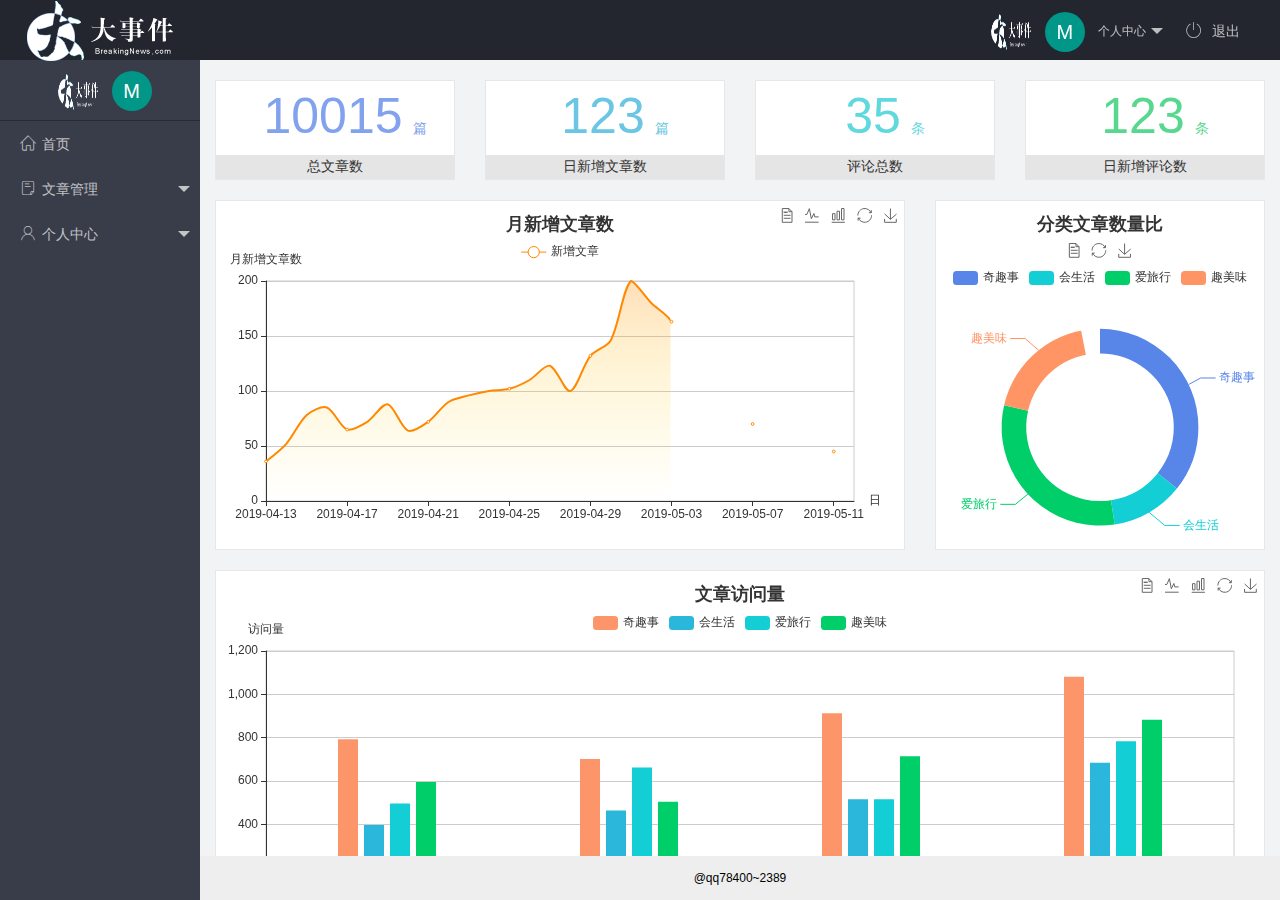
<file: index.html>
<!DOCTYPE html>
<html lang="en">
<head>
    <meta charset="UTF-8">
    <meta http-equiv="X-UA-Compatible" content="IE=edge">
    <meta name="viewport" content="width=device-width, initial-scale=1.0">
    <title>后台主页</title>
    
    <!-- 导入layui 中的css -->
    <link rel="stylesheet" href="./assets/lib/layui/css/layui.css">
    <!-- 导入阿里巴巴图标库 -->
    <link rel="stylesheet" href="./assets/fonts/iconfont.css">
    <!-- 导入标题图片 -->
    <link rel="shortcut icon" href="/assets/images/lgo.ico">
    <!-- 导入自己的css -->
    <link rel="stylesheet" href="/assets/css/index.css">
</head>
<body>
    <div class="layui-layout layui-layout-admin">
        <!-- 头部区域 -->
      <div class="layui-header">
        <div class="layui-logo">
            <img src="/assets/images/logo.png" alt="">
        </div>
        
        <ul class="layui-nav layui-layout-right">
          <li class="layui-nav-item layui-hide layui-show-md-inline-block">
            <a href="javascript:;" class="userinfo">
              <img src="/assets/images/logo.png" class="layui-nav-img">
              <span class="text-avatar">M</span>
              个人中心
            </a>
            <dl class="layui-nav-child">
              <dd><a href="/user/user_info.html" target="fm" >基本资料</a></dd>
              <dd><a href="/user/user_avatar.html" target="fm">更换头像</dd>
              <dd><a href="/user/user_pwd.html" target="fm">重置密码</a></dd>
            </dl>
          </li>
           
          <li class="layui-nav-item"lay-unselect>
            
            <a href="javascript:;" id="btnLogout">
                <span class="iconfont icon-tuichu"></span>
                退出
            </a>
          </li>
        </ul>
      </div>
      
      <div class="layui-side layui-bg-black">
        <div class="layui-side-scroll">
            <div class="userinfo">
                <img src="/assets/images/logo.png" class="layui-nav-img">
                <span class="text-avatar">M</span>
                <span id="welcome"></span>
            </div>
          <!-- 左侧导航区域（可配合layui已有的垂直导航） -->
          <ul class="layui-nav layui-nav-tree"  lay-shrink="all">
            <li class="layui-nav-item"><a href="/home/dashboard.html" target="fm"><span class="iconfont icon-home"></span>首页</a></li>
            <li class="layui-nav-item">
              <a class="" href="javascript:;"><span class="iconfont icon-16 "></span>文章管理</a>
              <dl class="layui-nav-child">
                <dd><a href="javascript:;"><i class="layui-icon layui-icon-app"></i> 文章类别</a></dd>
                <dd><a href="javascript:;"><i class="layui-icon layui-icon-app"></i>文章列表</a></dd>
                <dd><a href="javascript:;"><i class="layui-icon layui-icon-app"></i>发布文章</a></dd>
              </dl>
            </li>
            <li class="layui-nav-item">
              <a href="javascript:;"><span class="iconfont icon-user "></span>个人中心</a>
              <dl class="layui-nav-child">
                <dd><a href="/user/user_info.html" target="fm" ><i class="layui-icon layui-icon-app"></i>基本资料</a></dd>
                <dd><a href="/user/user_avatar.html" target="fm"><i class="layui-icon layui-icon-app"></i>更换头像</a></dd>
                <dd><a href="/user/user_pwd.html" target="fm"><i class="layui-icon layui-icon-app"></i>重置密码</a></dd>
              </dl>
            </li>
          </ul>
        </div>
      </div>
      
      <div class="layui-body">
        <!-- 内容主体区域 -->
        <iframe name="fm" src="/home/dashboard.html" frameborder="0"></iframe>
      </div>
      
      <div class="layui-footer">
        <!-- 底部固定区域 -->
        @qq78400~2389
      </div>
    </div>
    <script src="/assets/lib/layui/layui.all.js"></script>
    <script>
    //JS 
    layui.use(['element', 'layer', 'util'], function(){
      var element = layui.element
      ,layer = layui.layer
      ,util = layui.util
      ,$ = layui.$;
      
      //头部事件
      util.event('lay-header-event', {
        //左侧菜单事件
        menuLeft: function(othis){
          layer.msg('展开左侧菜单的操作', {icon: 0});
        }
        ,menuRight: function(){
          layer.open({
            type: 1
            ,content: '<div style="padding: 15px;">处理右侧面板的操作</div>'
            ,area: ['260px', '100%']
            ,offset: 'rt' //右上角
            ,anim: 5
            ,shadeClose: true
          });
        }
      });
      
    });
    </script>
    <!-- 导入jquery JS -->
    <script src="/assets/lib/jquery.js"></script>
    <!-- 导入封装好的url地址 JS -->
    <script src="/assets/js/baseAPI.js"></script>
    <!-- 导入自己的js -->
    <script src="/assets/js/index.js"></script>
    </body>
</html>
</file>
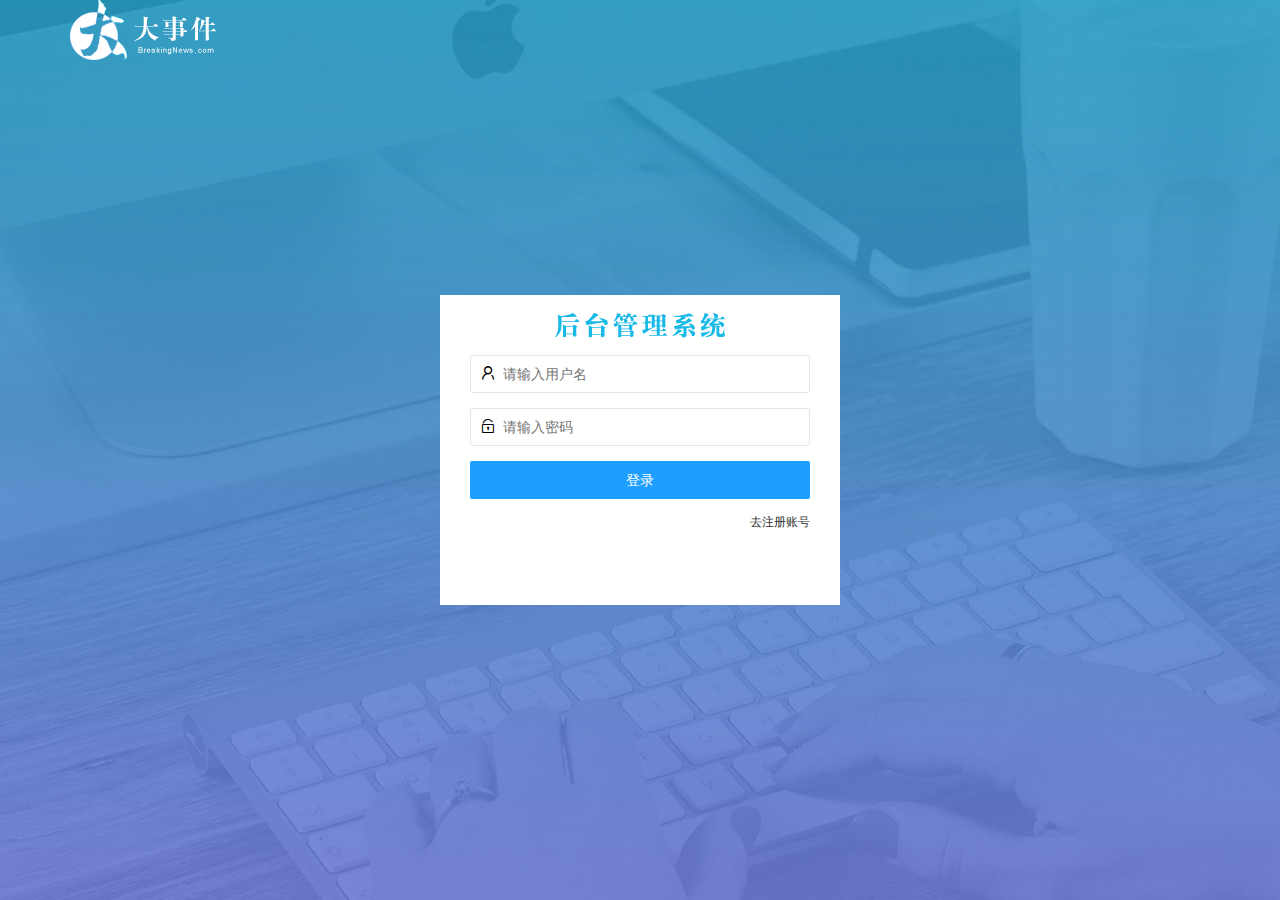
<file: lgoin.html>
<!DOCTYPE html>
<html lang="en">
<head>
    <meta charset="UTF-8">
    <meta http-equiv="X-UA-Compatible" content="IE=edge">
    <meta name="viewport" content="width=device-width, initial-scale=1.0">
    <title>大事件-注册页面</title>
    <!-- 导入layui -->
    <link rel="stylesheet" href="./assets/lib/layui/css/layui.css">
    <!-- 页面图标 -->
    <link rel="shortcut icon" href="./assets/images/lgo.ico">
    <!-- 自己修改的样式表 -->
    <link rel="stylesheet" href="./assets/css/login.css">
</head>
<body>
    <!-- 头部logo区域 -->
    <!-- layui-main 用于设置一个宽度为 1140px 的水平居中块 -->
    <div class="layui-main">
        <img src="./assets/images/logo.png" alt=""/>
    </div>

    <!-- 登录注册区域 -->
    <div class="lgoinAndRegBox">
        <!-- 头部图片 -->
        <div class="title-box"></div>
        <!-- 登录的div -->
        <div class="login-box">
            <!-- 登录表单 -->
            <form class="layui-form" id="form_login">
                <!-- 用户账号 -->
                <!-- layui-form-item 代表独占一行 -->
                <div class="layui-form-item">
                    <i class="layui-icon layui-icon-username"></i> 
                    <input type="text" name="username" required  lay-verify="required" 
                    placeholder="请输入用户名" autocomplete="off" class="layui-input">
                </div>
                <!-- 用户密码 -->
                <div class="layui-form-item">
                    <i class="layui-icon layui-icon-password"></i> 
                    <input type="password" name="password" required  lay-verify="required|pwd" 
                    placeholder="请输入密码" autocomplete="off" class="layui-input">
                </div>
                <!-- 按钮 -->
                <!-- lay-submit 代表他是一个提交按钮 -->
                <div class="layui-form-item">
                <button class="layui-btn layui-btn-fluid layui-btn-normal" lay-submit >登录</button>
                </div>
                <div class="layui-form-item links">
                    <a href="JavaScript:;" id="link_reg">去注册账号</a>
                </div>
            </form>    
            
        </div>

        <!-- 注册的div -->
        <div class="reg-box">
             <!-- 登录表单 -->
            <form class="layui-form" id="form_reg">
                <!-- 用户账号 -->
                <!-- layui-form-item 代表独占一行 -->
                <div class="layui-form-item">
                    <i class="layui-icon layui-icon-username"></i> 
                    <input type="text" name="username" required  lay-verify="required" 
                    placeholder="请输入用户名" autocomplete="off" class="layui-input">
                </div>
                <!-- 用户密码 -->
                <div class="layui-form-item">
                    <i class="layui-icon layui-icon-password"></i> 
                    <input type="password" name="password" required  lay-verify="required|pwd" 
                    placeholder="请输入密码" autocomplete="off" class="layui-input">
                </div>
                <!-- 确认密码 -->
                <div class="layui-form-item">
                    <i class="layui-icon layui-icon-password"></i> 
                    <input type="password" name="repassword" required  lay-verify="required|pwd|repwd" 
                    placeholder="再次确认密码" autocomplete="off" class="layui-input">
                </div>
                <!-- 按钮 -->
                <!-- lay-submit 代表他是一个提交按钮 -->
                <div class="layui-form-item">
                <button class="layui-btn layui-btn-fluid layui-btn-normal" lay-submit >注册</button>
                </div>
                <div class="layui-form-item links">
                    <a href="JavaScript:;" id="link_login">去登录账号 </a>
                </div>
            </form>   

            
        </div>
    </div>
    <!-- 导入layui JS -->
    <script src="./assets/lib/layui/layui.all.js"></script>
    <!-- 导入jquery -->
    <script src="./assets/lib/jquery.js"></script>
    <!-- 优化了接口api -->
    <script src="./assets/js/baseAPI.js"></script>
    <!-- 导入自己的js -->
    <script src="./assets/js/login.js"></script>
</body>
</html>
</file>
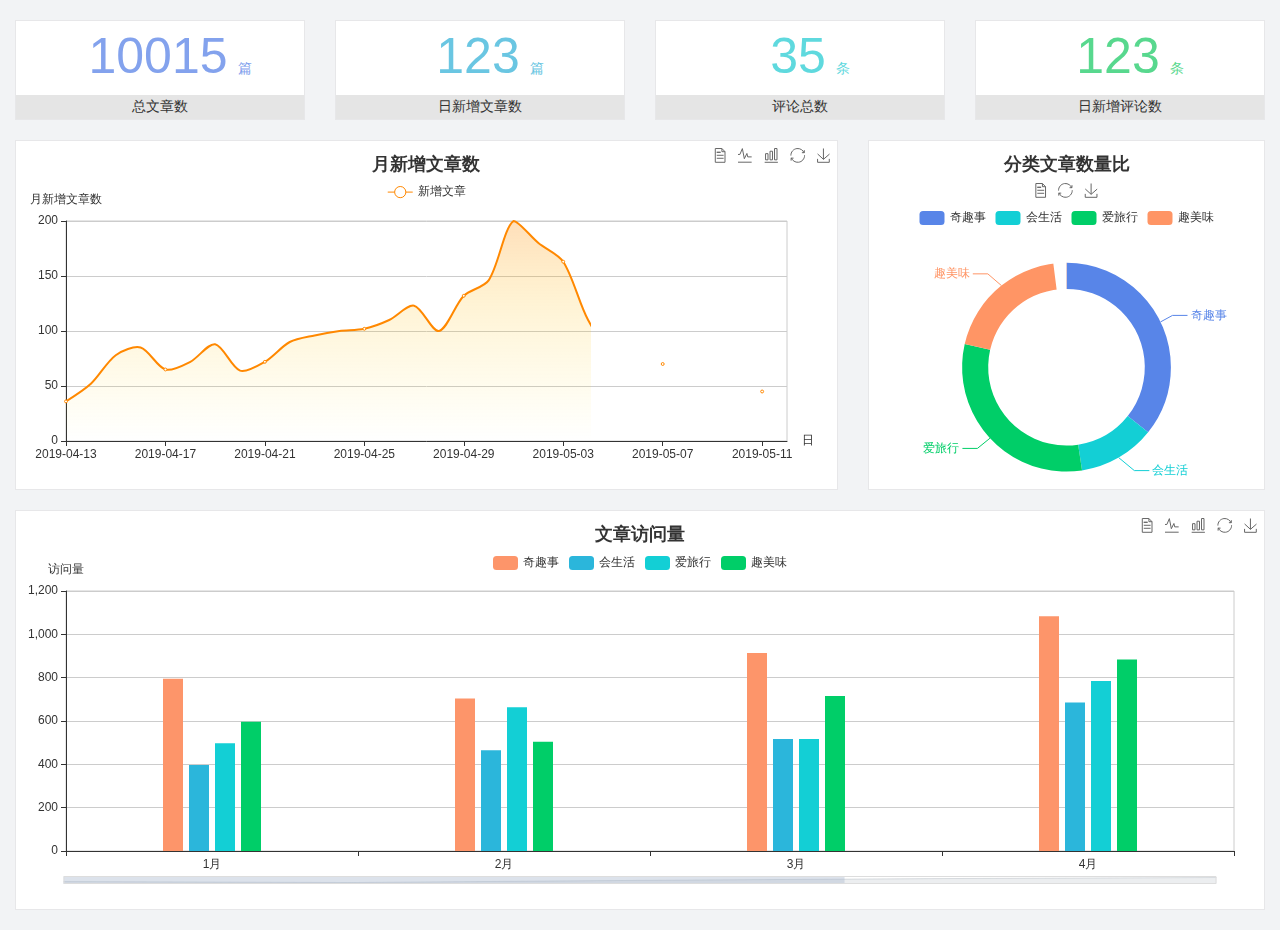
<file: home/dashboard.html>
<!DOCTYPE html>
<html lang="en">

<head>
  <meta charset="UTF-8">
  <meta name="viewport" content="width=device-width, initial-scale=1.0">
  <meta http-equiv="X-UA-Compatible" content="ie=edge">
  <title>图表统计</title>
  <link rel="stylesheet" href="../../assets/lib/bootstrap.css" />
  <link rel="stylesheet" href="../../assets/lib/main.css" />
  <script src="../../assets/lib/jquery.js"></script>
  <script type="text/javascript" src="../../assets/lib/echarts.min.js"></script>
</head>

<body>
  <div class="container-fluid">
    <div class="row spannel_list">
      <div class="col-sm-3 col-xs-6">
        <div class="spannel">
          <em>10015</em><span>篇</span>
          <b>总文章数</b>
        </div>
      </div>
      <div class="col-sm-3 col-xs-6">
        <div class="spannel scolor01">
          <em>123</em><span>篇</span>
          <b>日新增文章数</b>
        </div>
      </div>
      <div class="col-sm-3 col-xs-6">
        <div class="spannel scolor02">
          <em>35</em><span>条</span>
          <b>评论总数</b>
        </div>
      </div>
      <div class="col-sm-3 col-xs-6">
        <div class="spannel scolor03">
          <em>123</em><span>条</span>
          <b>日新增评论数</b>
        </div>
      </div>
    </div>
  </div>

  <div class="container-fluid">
    <div class="row curve-pie">
      <div class="col-lg-8 col-md-8">
        <div class="gragh_pannel" id="curve_show"></div>
      </div>
      <div class="col-lg-4 col-md-4">
        <div class="gragh_pannel" id="pie_show"></div>
      </div>
    </div>
  </div>

  <div class="container-fluid">
    <div class="column_pannel" id="column_show"></div>
  </div>

  <script>
    var oChart = echarts.init(document.getElementById('curve_show'));
    var aList_all = [
      { 'count': 36, 'date': '2019-04-13' },
      { 'count': 52, 'date': '2019-04-14' },
      { 'count': 78, 'date': '2019-04-15' },
      { 'count': 85, 'date': '2019-04-16' },
      { 'count': 65, 'date': '2019-04-17' },
      { 'count': 72, 'date': '2019-04-18' },
      { 'count': 88, 'date': '2019-04-19' },
      { 'count': 64, 'date': '2019-04-20' },
      { 'count': 72, 'date': '2019-04-21' },
      { 'count': 90, 'date': '2019-04-22' },
      { 'count': 96, 'date': '2019-04-23' },
      { 'count': 100, 'date': '2019-04-24' },
      { 'count': 102, 'date': '2019-04-25' },
      { 'count': 110, 'date': '2019-04-26' },
      { 'count': 123, 'date': '2019-04-27' },
      { 'count': 100, 'date': '2019-04-28' },
      { 'count': 132, 'date': '2019-04-29' },
      { 'count': 146, 'date': '2019-04-30' },
      { 'count': 200, 'date': '2019-05-01' },
      { 'count': 180, 'date': '2019-05-02' },
      { 'count': 163, 'date': '2019-05-03' },
      { 'count': 110, 'date': '2019-05-04' },
      { 'count': 80, 'date': '2019-05-05' },
      { 'count': 82, 'date': '2019-05-06' },
      { 'count': 70, 'date': '2019-05-07' },
      { 'count': 65, 'date': '2019-05-08' },
      { 'count': 54, 'date': '2019-05-09' },
      { 'count': 40, 'date': '2019-05-10' },
      { 'count': 45, 'date': '2019-05-11' },
      { 'count': 38, 'date': '2019-05-12' },
    ];

    let aCount = [];
    let aDate = [];

    for (var i = 0; i < aList_all.length; i++) {
      aCount.push(aList_all[i].count);
      aDate.push(aList_all[i].date);
    }

    var chartopt = {
      title: {
        text: '月新增文章数',
        left: 'center',
        top: '10'
      },
      tooltip: {
        trigger: 'axis'
      },
      legend: {
        data: ['新增文章'],
        top: '40'
      },
      toolbox: {
        show: true,
        feature: {
          mark: { show: true },
          dataView: { show: true, readOnly: false },
          magicType: { show: true, type: ['line', 'bar'] },
          restore: { show: true },
          saveAsImage: { show: true }
        }
      },
      calculable: true,
      xAxis: [
        {
          name: '日',
          type: 'category',
          boundaryGap: false,
          data: aDate
        }
      ],
      yAxis: [
        {
          name: '月新增文章数',
          type: 'value'
        }
      ],
      series: [
        {
          name: '新增文章',
          type: 'line',
          smooth: true,
          itemStyle: { normal: { areaStyle: { type: 'default' }, color: '#f80' }, lineStyle: { color: '#f80' } },
          data: aCount
        }],
      areaStyle: {
        normal: {
          color: new echarts.graphic.LinearGradient(0, 0, 0, 1, [{
            offset: 0,
            color: 'rgba(255,136,0,0.39)'
          }, {
            offset: .34,
            color: 'rgba(255,180,0,0.25)'
          }, {
            offset: 1,
            color: 'rgba(255,222,0,0.00)'
          }])

        }
      },
      grid: {
        show: true,
        x: 50,
        x2: 50,
        y: 80,
        height: 220
      }
    };

    oChart.setOption(chartopt);


    var oPie = echarts.init(document.getElementById('pie_show'));
    var oPieopt =
    {
      title: {
        top: 10,
        text: '分类文章数量比',
        x: 'center'
      },
      tooltip: {
        trigger: 'item',
        formatter: "{a} <br/>{b} : {c} ({d}%)"
      },
      color: ['#5885e8', '#13cfd5', '#00ce68', '#ff9565'],
      legend: {
        x: 'center',
        top: 65,
        data: ['奇趣事', '会生活', '爱旅行', '趣美味']
      },
      toolbox: {
        show: true,
        x: 'center',
        top: 35,
        feature: {
          mark: { show: true },
          dataView: { show: true, readOnly: false },
          magicType: {
            show: true,
            type: ['pie', 'funnel'],
            option: {
              funnel: {
                x: '25%',
                width: '50%',
                funnelAlign: 'left',
                max: 1548
              }
            }
          },
          restore: { show: true },
          saveAsImage: { show: true }
        }
      },
      calculable: true,
      series: [
        {
          name: '访问来源',
          type: 'pie',
          radius: ['45%', '60%'],
          center: ['50%', '65%'],
          data: [
            { value: 300, name: '奇趣事' },
            { value: 100, name: '会生活' },
            { value: 260, name: '爱旅行' },
            { value: 180, name: '趣美味' }
          ]
        }
      ]
    };
    oPie.setOption(oPieopt);



    var oColumn = this.echarts.init(document.getElementById('column_show'));
    var oColumnopt =
    {
      title: {
        text: '文章访问量',
        left: 'center',
        top: '10'
      },
      tooltip: {
        trigger: 'axis'
      },
      legend: {
        data: ['奇趣事', '会生活', '爱旅行', '趣美味'],
        top: '40'
      },
      toolbox: {
        show: true,
        feature: {
          mark: { show: true },
          dataView: { show: true, readOnly: false },
          magicType: { show: true, type: ['line', 'bar'] },
          restore: { show: true },
          saveAsImage: { show: true }
        }
      },
      calculable: true,
      xAxis: [
        {
          type: 'category',
          data: ['1月', '2月', '3月', '4月', '5月']
        }
      ],
      yAxis: [
        {
          name: '访问量',
          type: 'value'
        }
      ],
      series: [
        {
          name: '奇趣事',
          type: 'bar',
          barWidth: 20,
          itemStyle: {
            normal: { areaStyle: { type: 'default' }, color: '#fd956a' }
          },
          data: [800, 708, 920, 1090, 1200]
        },
        {
          name: '会生活',
          type: 'bar',
          barWidth: 20,
          itemStyle: {
            normal: { areaStyle: { type: 'default' }, color: '#2bb6db' }
          },
          data: [400, 468, 520, 690, 800]
        },
        {
          name: '爱旅行',
          type: 'bar',
          barWidth: 20,
          itemStyle: {
            normal: { areaStyle: { type: 'default' }, color: '#13cfd5' }
          },
          data: [500, 668, 520, 790, 900]
        },
        {
          name: '趣美味',
          type: 'bar',
          barWidth: 20,
          itemStyle: {
            normal: { areaStyle: { type: 'default' }, color: '#00ce68' }
          },
          data: [600, 508, 720, 890, 1000]
        }
      ],
      grid: {
        show: true,
        x: 50,
        x2: 30,
        y: 80,
        height: 260
      },
      dataZoom: [//给x轴设置滚动条
        {
          start: 0,//默认为0
          end: 100 - 1000 / 31,//默认为100
          type: 'slider',
          show: true,
          xAxisIndex: [0],
          handleSize: 0,//滑动条的 左右2个滑动条的大小
          height: 8,//组件高度
          left: 45, //左边的距离
          right: 50,//右边的距离
          bottom: 26,//右边的距离
          handleColor: '#ddd',//h滑动图标的颜色
          handleStyle: {
            borderColor: "#cacaca",
            borderWidth: "1",
            shadowBlur: 2,
            background: "#ddd",
            shadowColor: "#ddd",
          }
        }]
    };
    oColumn.setOption(oColumnopt);
  </script>
</body>

</html>
</file>
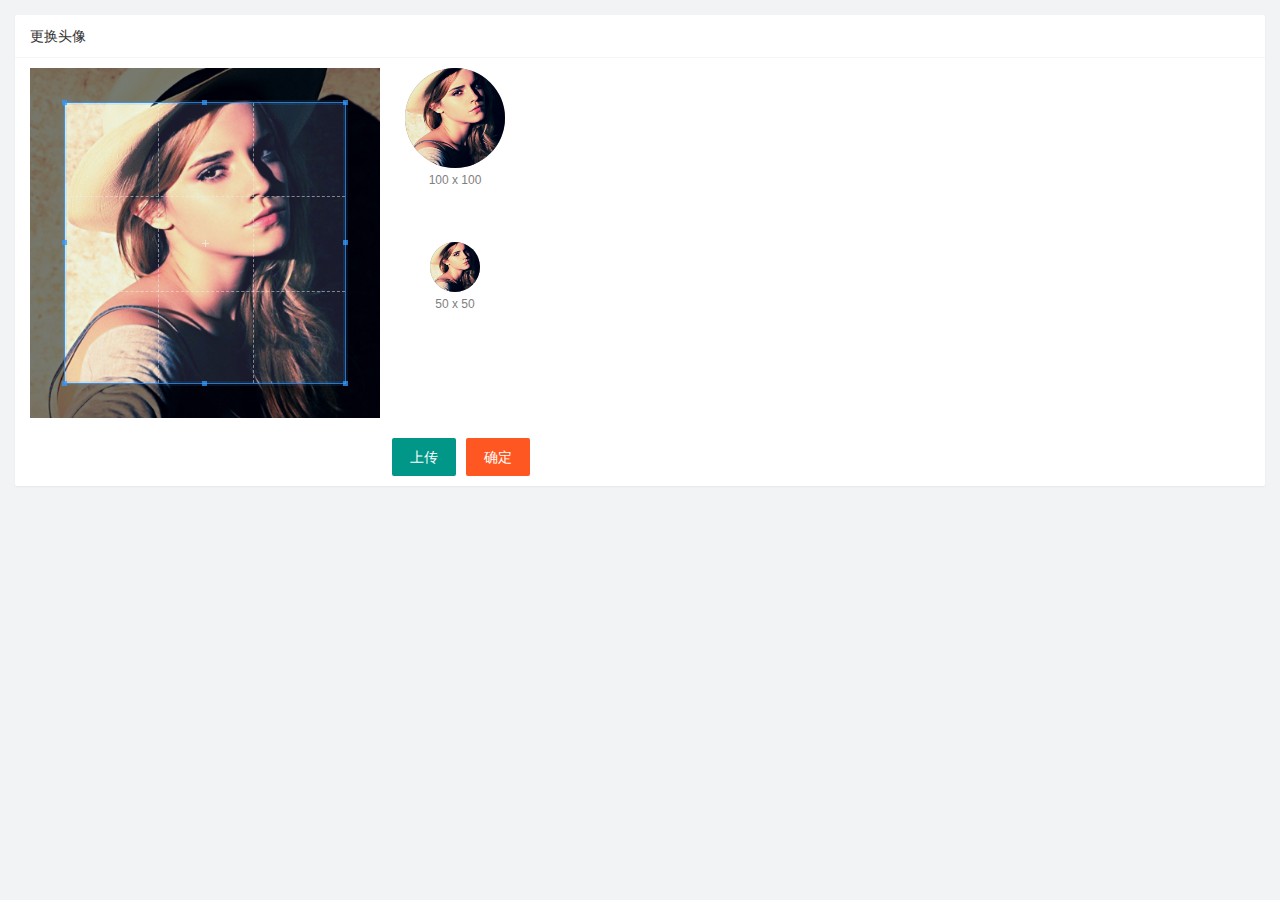
<file: user/user_avatar.html>
<!DOCTYPE html>
<html lang="en">
<head>
    <meta charset="UTF-8">
    <meta http-equiv="X-UA-Compatible" content="IE=edge">
    <meta name="viewport" content="width=device-width, initial-scale=1.0">
    <title>Document</title>
    <!-- 导入layui 的css -->
    <link rel="stylesheet" href="/assets/lib/layui/css/layui.css">
    <!-- 导入cropper 裁剪CSS -->
    <link rel="stylesheet" href="/assets/lib/cropper/cropper.css" />
    <!-- 导入自己的css -->
    <link rel="stylesheet" href="/assets/css/user/user_avatar.css">
</head>
<body>
    <div class="layui-card">
        <div class="layui-card-header">更换头像</div>
        <div class="layui-card-body">
          <!-- 第一行的图片裁剪和预览区域 -->
    <div class="row1">
    <!-- 图片裁剪区域 -->
    <div class="cropper-box">
    <!-- 这个 img 标签很重要，将来会把它初始化为裁剪区域 -->
    <img id="image" src="/assets/images/sample.jpg" />
    </div>
    <!-- 图片的预览区域 -->
    <div class="preview-box">
    <div>
    <!-- 宽高为 100px 的预览区域 -->
    <div class="img-preview w100"></div>
    <p class="size">100 x 100</p>
    </div>
    <div>
    <!-- 宽高为 50px 的预览区域 -->
    <div class="img-preview w50"></div>
    <p class="size">50 x 50</p>
    </div>
    </div>
    </div>
    <!-- 第二行的按钮区域 -->
    <div class="row2">
    <!-- accept 属性 规定可以指定那种类型的文件 -->
    <input type="file" id="file" accept="image/png,image/jpeg">
    <button type="button" class="layui-btn" id="btnChooseImage">上传</button>
    <button type="button" class="layui-btn layui-btn-danger" id="btnUpload">确定</button>
    </div>
        </div>
      </div>

      <!-- js 部分 -->
      <!-- 导入layui js -->
      <script src="/assets/lib/layui/layui.all.js"></script>
      <!--导入crooper裁剪 JS  -->
    <script src="/assets/lib/jquery.js"></script>
    <script src="/assets/lib/cropper/Cropper.js"></script>
    <script src="/assets/lib/cropper/jquery-cropper.js"></script>
    <!-- 导入自己封装好的 ajax 链接的 JS -->
    <script src="/assets/js/baseAPI.js"></script>
    <!-- 导入自己的js -->
    <script src="/assets/js/user/user_avatar.js"></script>
</body>
</html>
</file>
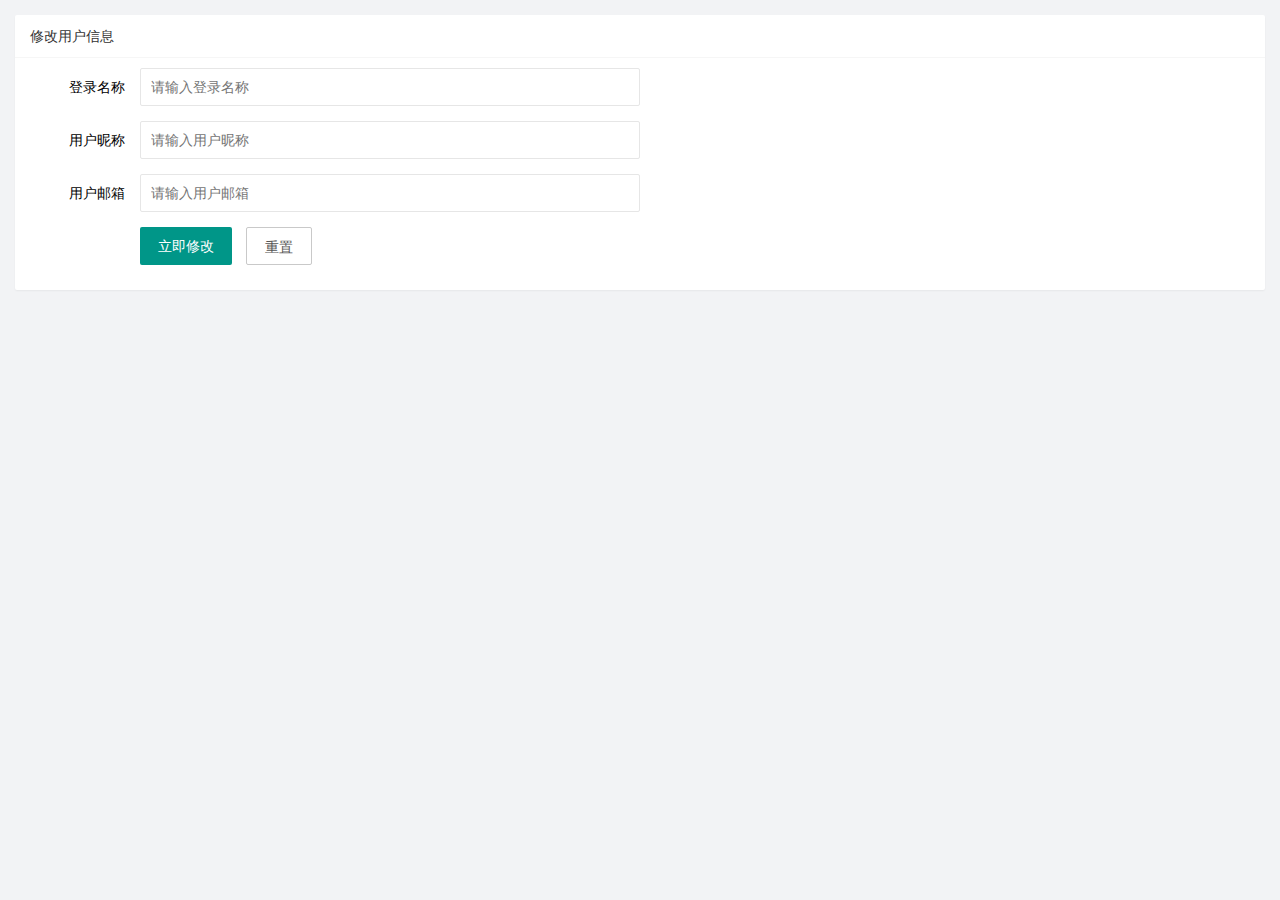
<file: user/user_info.html>
<!DOCTYPE html>
<html lang="en">
<head>
    <meta charset="UTF-8">
    <meta http-equiv="X-UA-Compatible" content="IE=edge">
    <meta name="viewport" content="width=device-width, initial-scale=1.0">
    <title>Document</title>
    <!-- 导入layui面板 -->
    <link rel="stylesheet" href="/assets/lib/layui/css/layui.css">
    <!-- 导入自己的css -->
    <link rel="stylesheet" href="/assets/css/user/user_info.css">
</head>
<body>
    <div class="layui-card">
        <div class="layui-card-header">修改用户信息</div>
        <div class="layui-card-body">
            <!-- 表单 -->
            <form class="layui-form" lay-filter="formUserInfo">
                <!-- 隐藏域 -->
                <input type="hidden" name="id" value="">
                <div class="layui-form-item">
                  <label class="layui-form-label">登录名称</label>
                  <div class="layui-input-block">
                    <input type="text" name="username" required  lay-verify="required" placeholder="请输入登录名称" autocomplete="off" class="layui-input" readonly/>
                  </div>
                </div>
                <div class="layui-form-item">
                    <label class="layui-form-label">用户昵称</label>
                    <div class="layui-input-block">
                        <!-- input中 readonly 这个属性指定输入框中内容无法修改 -->
                      <input type="text" name="nickname" required  lay-verify="required|nickname" placeholder="请输入用户昵称" autocomplete="off" class="layui-input">
                    </div>
                  </div>
                  <div class="layui-form-item">
                    <label class="layui-form-label">用户邮箱</label>
                    <div class="layui-input-block">
                      <input type="text" name="email" required  lay-verify="required|email" placeholder="请输入用户邮箱" autocomplete="off" class="layui-input">
                    </div>
                  </div>
                  <div class="layui-form-item">
                    <div class="layui-input-block">
                      <button class="layui-btn" lay-submit lay-filter="formDemo" >立即修改</button>
                      <button type="reset" class="layui-btn layui-btn-primary" id="btnReset">重置</button>
                    </div>
                  </div>
                </form>
        </div>
      </div>
      <!-- 导入layui中的 JS -->
      <script src="/assets/lib/layui/layui.all.js"></script>
      <!-- 导入jquery -->
      <script src="/assets/lib/jquery.js"></script>
      <!-- 导入封装好的ajax便利 JS -->
      <script src="/assets/js/baseAPI.js"></script>
      <!-- 导入自己的js -->
      <script src="/assets/js/user/user_info.js"></script>
</body>
</html>
</file>
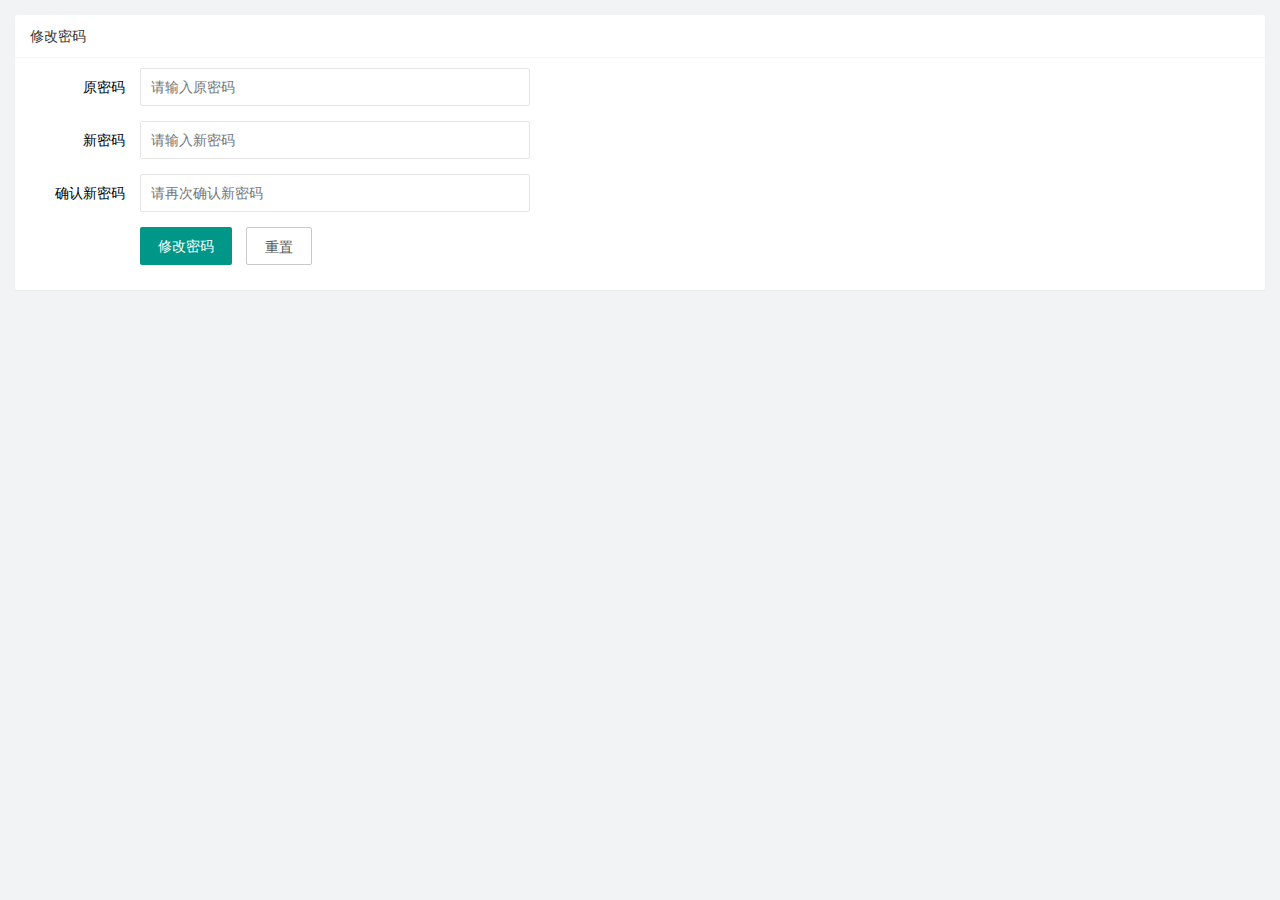
<file: user/user_pwd.html>
<!DOCTYPE html>
<html lang="en">

<head>
    <meta charset="UTF-8">
    <meta http-equiv="X-UA-Compatible" content="IE=edge">
    <meta name="viewport" content="width=device-width, initial-scale=1.0">
    <title>Document</title>
    <!-- 导入layui中的 css -->
    <link rel="stylesheet" href="/assets/lib/layui/css/layui.css">
    <!-- 导入自己的CSS -->
    <link rel="stylesheet" href="/assets/css/user/user_pwd.css">
</head>

<body>
    <div class="layui-card">
        <div class="layui-card-header">修改密码</div>
        <div class="layui-card-body">
            <form class="layui-form">
                <div class="layui-form-item">
                    <label class="layui-form-label">原密码</label>
                    <div class="layui-input-block">
                        <input type="password" name="oldPwd" required lay-verify="required|pwd" placeholder="请输入原密码"
                            autocomplete="off" class="layui-input">
                    </div>
                </div>
                
                    <div class="layui-form-item">
                        <label class="layui-form-label">新密码</label>
                        <div class="layui-input-block">
                            <input type="password" name="newPwd" required lay-verify="required|pwd|samePwd" placeholder="请输入新密码"
                                autocomplete="off" class="layui-input">
                        </div>
                    </div>
                    
                        <div class="layui-form-item">
                            <label class="layui-form-label">确认新密码</label>
                            <div class="layui-input-block">
                                <input type="password" name="rePwd" required lay-verify="required|pwd|rePwd" placeholder="请再次确认新密码"
                                    autocomplete="off" class="layui-input">
                            </div>
                        </div>
                        <div class="layui-form-item">
                            <div class="layui-input-block">
                                <button class="layui-btn" lay-submit lay-filter="formDemo">修改密码</button>
                                <button type="reset" class="layui-btn layui-btn-primary">重置</button>
                            </div>
                        </div>
                    </form>
        </div>
    </div>


    <!-- JS部分 -->
    <!-- 导入layui JS -->
    <script src="/assets/lib/layui/layui.all.js"></script>
    <!-- 导入jquery JS -->
    <script src="/assets/lib/jquery.js"></script>
    <!-- 导入自己封装好的 ajax路劲 JS -->
    <script src="/assets/js/baseAPI.js"></script>
    <!-- 导入 编辑 JS -->
    <script src="/assets/js/user/user_pwd.js"></script>
</body>

</html>
</file>
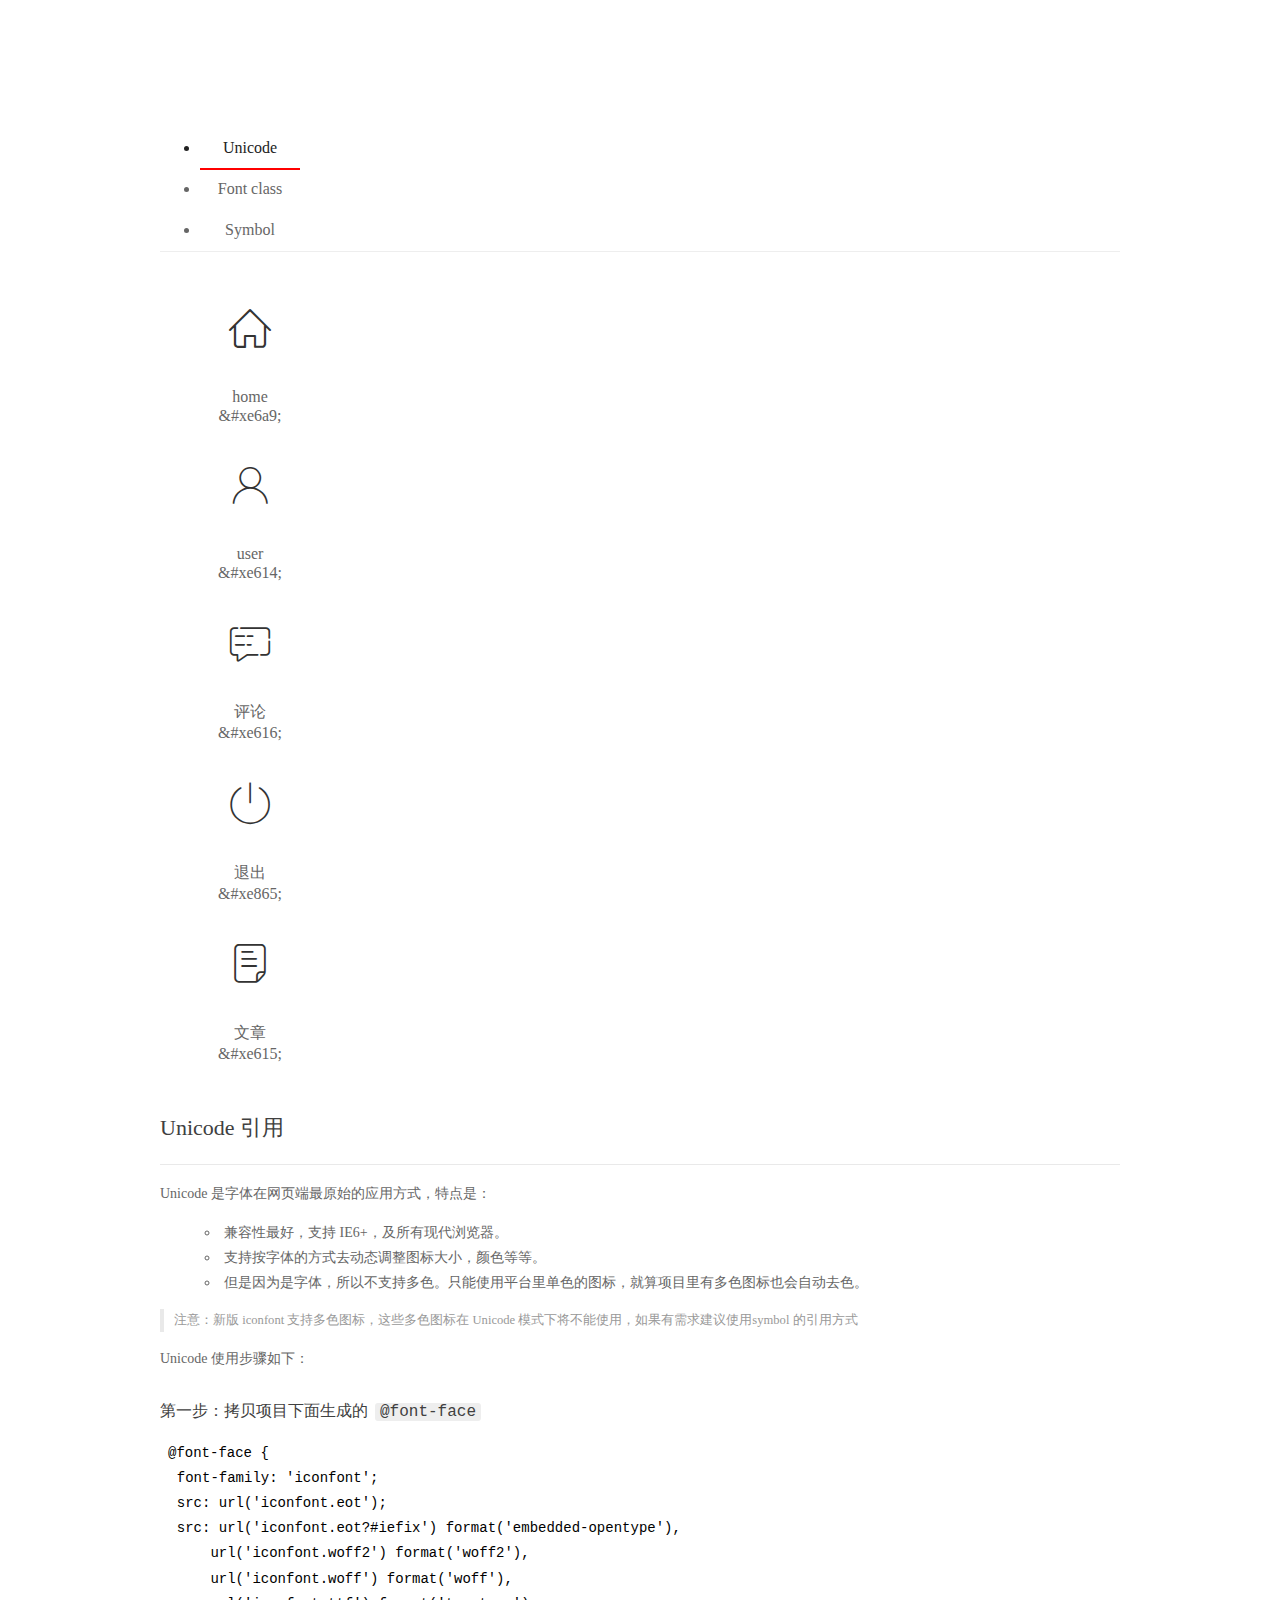
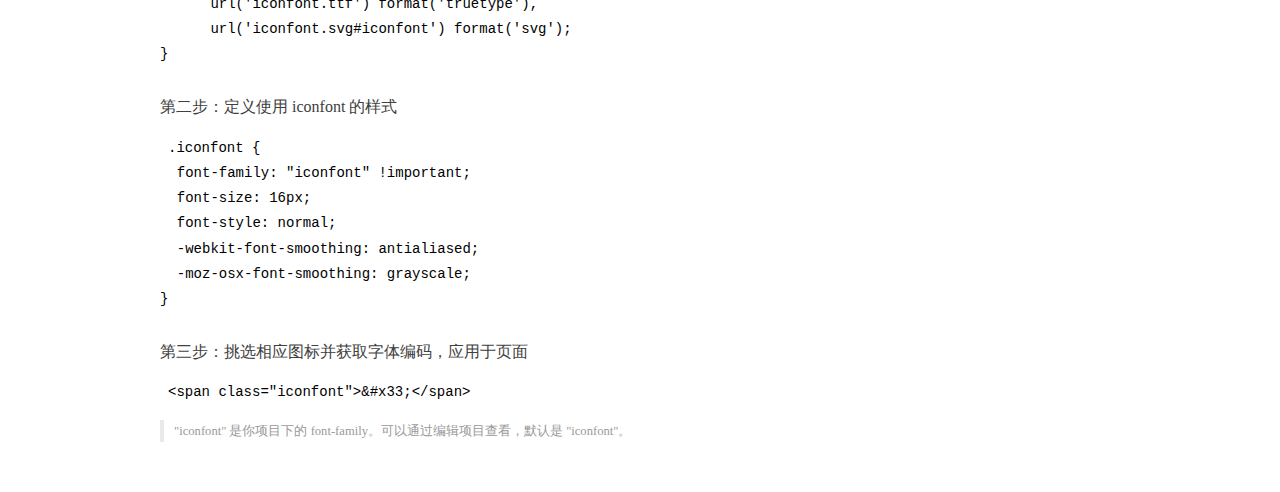
<file: assets/fonts/demo_index.html>
<!DOCTYPE html>
<html>
<head>
  <meta charset="utf-8"/>
  <title>IconFont Demo</title>
  <link rel="shortcut icon" href="https://gtms04.alicdn.com/tps/i4/TB1_oz6GVXXXXaFXpXXJDFnIXXX-64-64.ico" type="image/x-icon"/>
  <link rel="stylesheet" href="https://g.alicdn.com/thx/cube/1.3.2/cube.min.css">
  <link rel="stylesheet" href="demo.css">
  <link rel="stylesheet" href="iconfont.css">
  <script src="iconfont.js"></script>
  <!-- jQuery -->
  <script src="https://a1.alicdn.com/oss/uploads/2018/12/26/7bfddb60-08e8-11e9-9b04-53e73bb6408b.js"></script>
  <!-- 代码高亮 -->
  <script src="https://a1.alicdn.com/oss/uploads/2018/12/26/a3f714d0-08e6-11e9-8a15-ebf944d7534c.js"></script>
</head>
<body>
  <div class="main">
    <h1 class="logo"><a href="https://www.iconfont.cn/" title="iconfont 首页" target="_blank">&#xe86b;</a></h1>
    <div class="nav-tabs">
      <ul id="tabs" class="dib-box">
        <li class="dib active"><span>Unicode</span></li>
        <li class="dib"><span>Font class</span></li>
        <li class="dib"><span>Symbol</span></li>
      </ul>
      
    </div>
    <div class="tab-container">
      <div class="content unicode" style="display: block;">
          <ul class="icon_lists dib-box">
          
            <li class="dib">
              <span class="icon iconfont">&#xe6a9;</span>
                <div class="name">home</div>
                <div class="code-name">&amp;#xe6a9;</div>
              </li>
          
            <li class="dib">
              <span class="icon iconfont">&#xe614;</span>
                <div class="name">user</div>
                <div class="code-name">&amp;#xe614;</div>
              </li>
          
            <li class="dib">
              <span class="icon iconfont">&#xe616;</span>
                <div class="name">评论</div>
                <div class="code-name">&amp;#xe616;</div>
              </li>
          
            <li class="dib">
              <span class="icon iconfont">&#xe865;</span>
                <div class="name">退出</div>
                <div class="code-name">&amp;#xe865;</div>
              </li>
          
            <li class="dib">
              <span class="icon iconfont">&#xe615;</span>
                <div class="name">文章</div>
                <div class="code-name">&amp;#xe615;</div>
              </li>
          
          </ul>
          <div class="article markdown">
          <h2 id="unicode-">Unicode 引用</h2>
          <hr>

          <p>Unicode 是字体在网页端最原始的应用方式，特点是：</p>
          <ul>
            <li>兼容性最好，支持 IE6+，及所有现代浏览器。</li>
            <li>支持按字体的方式去动态调整图标大小，颜色等等。</li>
            <li>但是因为是字体，所以不支持多色。只能使用平台里单色的图标，就算项目里有多色图标也会自动去色。</li>
          </ul>
          <blockquote>
            <p>注意：新版 iconfont 支持多色图标，这些多色图标在 Unicode 模式下将不能使用，如果有需求建议使用symbol 的引用方式</p>
          </blockquote>
          <p>Unicode 使用步骤如下：</p>
          <h3 id="-font-face">第一步：拷贝项目下面生成的 <code>@font-face</code></h3>
<pre><code class="language-css"
>@font-face {
  font-family: 'iconfont';
  src: url('iconfont.eot');
  src: url('iconfont.eot?#iefix') format('embedded-opentype'),
      url('iconfont.woff2') format('woff2'),
      url('iconfont.woff') format('woff'),
      url('iconfont.ttf') format('truetype'),
      url('iconfont.svg#iconfont') format('svg');
}
</code></pre>
          <h3 id="-iconfont-">第二步：定义使用 iconfont 的样式</h3>
<pre><code class="language-css"
>.iconfont {
  font-family: "iconfont" !important;
  font-size: 16px;
  font-style: normal;
  -webkit-font-smoothing: antialiased;
  -moz-osx-font-smoothing: grayscale;
}
</code></pre>
          <h3 id="-">第三步：挑选相应图标并获取字体编码，应用于页面</h3>
<pre>
<code class="language-html"
>&lt;span class="iconfont"&gt;&amp;#x33;&lt;/span&gt;
</code></pre>
          <blockquote>
            <p>"iconfont" 是你项目下的 font-family。可以通过编辑项目查看，默认是 "iconfont"。</p>
          </blockquote>
          </div>
      </div>
      <div class="content font-class">
        <ul class="icon_lists dib-box">
          
          <li class="dib">
            <span class="icon iconfont icon-home"></span>
            <div class="name">
              home
            </div>
            <div class="code-name">.icon-home
            </div>
          </li>
          
          <li class="dib">
            <span class="icon iconfont icon-user"></span>
            <div class="name">
              user
            </div>
            <div class="code-name">.icon-user
            </div>
          </li>
          
          <li class="dib">
            <span class="icon iconfont icon-pinglun"></span>
            <div class="name">
              评论
            </div>
            <div class="code-name">.icon-pinglun
            </div>
          </li>
          
          <li class="dib">
            <span class="icon iconfont icon-tuichu"></span>
            <div class="name">
              退出
            </div>
            <div class="code-name">.icon-tuichu
            </div>
          </li>
          
          <li class="dib">
            <span class="icon iconfont icon-16"></span>
            <div class="name">
              文章
            </div>
            <div class="code-name">.icon-16
            </div>
          </li>
          
        </ul>
        <div class="article markdown">
        <h2 id="font-class-">font-class 引用</h2>
        <hr>

        <p>font-class 是 Unicode 使用方式的一种变种，主要是解决 Unicode 书写不直观，语意不明确的问题。</p>
        <p>与 Unicode 使用方式相比，具有如下特点：</p>
        <ul>
          <li>兼容性良好，支持 IE8+，及所有现代浏览器。</li>
          <li>相比于 Unicode 语意明确，书写更直观。可以很容易分辨这个 icon 是什么。</li>
          <li>因为使用 class 来定义图标，所以当要替换图标时，只需要修改 class 里面的 Unicode 引用。</li>
          <li>不过因为本质上还是使用的字体，所以多色图标还是不支持的。</li>
        </ul>
        <p>使用步骤如下：</p>
        <h3 id="-fontclass-">第一步：引入项目下面生成的 fontclass 代码：</h3>
<pre><code class="language-html">&lt;link rel="stylesheet" href="./iconfont.css"&gt;
</code></pre>
        <h3 id="-">第二步：挑选相应图标并获取类名，应用于页面：</h3>
<pre><code class="language-html">&lt;span class="iconfont icon-xxx"&gt;&lt;/span&gt;
</code></pre>
        <blockquote>
          <p>"
            iconfont" 是你项目下的 font-family。可以通过编辑项目查看，默认是 "iconfont"。</p>
        </blockquote>
      </div>
      </div>
      <div class="content symbol">
          <ul class="icon_lists dib-box">
          
            <li class="dib">
                <svg class="icon svg-icon" aria-hidden="true">
                  <use xlink:href="#icon-home"></use>
                </svg>
                <div class="name">home</div>
                <div class="code-name">#icon-home</div>
            </li>
          
            <li class="dib">
                <svg class="icon svg-icon" aria-hidden="true">
                  <use xlink:href="#icon-user"></use>
                </svg>
                <div class="name">user</div>
                <div class="code-name">#icon-user</div>
            </li>
          
            <li class="dib">
                <svg class="icon svg-icon" aria-hidden="true">
                  <use xlink:href="#icon-pinglun"></use>
                </svg>
                <div class="name">评论</div>
                <div class="code-name">#icon-pinglun</div>
            </li>
          
            <li class="dib">
                <svg class="icon svg-icon" aria-hidden="true">
                  <use xlink:href="#icon-tuichu"></use>
                </svg>
                <div class="name">退出</div>
                <div class="code-name">#icon-tuichu</div>
            </li>
          
            <li class="dib">
                <svg class="icon svg-icon" aria-hidden="true">
                  <use xlink:href="#icon-16"></use>
                </svg>
                <div class="name">文章</div>
                <div class="code-name">#icon-16</div>
            </li>
          
          </ul>
          <div class="article markdown">
          <h2 id="symbol-">Symbol 引用</h2>
          <hr>

          <p>这是一种全新的使用方式，应该说这才是未来的主流，也是平台目前推荐的用法。相关介绍可以参考这篇<a href="">文章</a>
            这种用法其实是做了一个 SVG 的集合，与另外两种相比具有如下特点：</p>
          <ul>
            <li>支持多色图标了，不再受单色限制。</li>
            <li>通过一些技巧，支持像字体那样，通过 <code>font-size</code>, <code>color</code> 来调整样式。</li>
            <li>兼容性较差，支持 IE9+，及现代浏览器。</li>
            <li>浏览器渲染 SVG 的性能一般，还不如 png。</li>
          </ul>
          <p>使用步骤如下：</p>
          <h3 id="-symbol-">第一步：引入项目下面生成的 symbol 代码：</h3>
<pre><code class="language-html">&lt;script src="./iconfont.js"&gt;&lt;/script&gt;
</code></pre>
          <h3 id="-css-">第二步：加入通用 CSS 代码（引入一次就行）：</h3>
<pre><code class="language-html">&lt;style&gt;
.icon {
  width: 1em;
  height: 1em;
  vertical-align: -0.15em;
  fill: currentColor;
  overflow: hidden;
}
&lt;/style&gt;
</code></pre>
          <h3 id="-">第三步：挑选相应图标并获取类名，应用于页面：</h3>
<pre><code class="language-html">&lt;svg class="icon" aria-hidden="true"&gt;
  &lt;use xlink:href="#icon-xxx"&gt;&lt;/use&gt;
&lt;/svg&gt;
</code></pre>
          </div>
      </div>

    </div>
  </div>
  <script>
  $(document).ready(function () {
      $('.tab-container .content:first').show()

      $('#tabs li').click(function (e) {
        var tabContent = $('.tab-container .content')
        var index = $(this).index()

        if ($(this).hasClass('active')) {
          return
        } else {
          $('#tabs li').removeClass('active')
          $(this).addClass('active')

          tabContent.hide().eq(index).fadeIn()
        }
      })
    })
  </script>
</body>
</html>
</file>
<file: assets/lib/layui/css/layui.css>
/** layui-v2.5.5 MIT License By https://www.layui.com */
 .layui-inline,img{display:inline-block;vertical-align:middle}h1,h2,h3,h4,h5,h6{font-weight:400}.layui-edge,.layui-header,.layui-inline,.layui-main{position:relative}.layui-body,.layui-edge,.layui-elip{overflow:hidden}.layui-btn,.layui-edge,.layui-inline,img{vertical-align:middle}.layui-btn,.layui-disabled,.layui-icon,.layui-unselect{-moz-user-select:none;-webkit-user-select:none;-ms-user-select:none}.layui-elip,.layui-form-checkbox span,.layui-form-pane .layui-form-label{text-overflow:ellipsis;white-space:nowrap}.layui-breadcrumb,.layui-tree-btnGroup{visibility:hidden}blockquote,body,button,dd,div,dl,dt,form,h1,h2,h3,h4,h5,h6,input,li,ol,p,pre,td,textarea,th,ul{margin:0;padding:0;-webkit-tap-highlight-color:rgba(0,0,0,0)}a:active,a:hover{outline:0}img{border:none}li{list-style:none}table{border-collapse:collapse;border-spacing:0}h4,h5,h6{font-size:100%}button,input,optgroup,option,select,textarea{font-family:inherit;font-size:inherit;font-style:inherit;font-weight:inherit;outline:0}pre{white-space:pre-wrap;white-space:-moz-pre-wrap;white-space:-pre-wrap;white-space:-o-pre-wrap;word-wrap:break-word}body{line-height:24px;font:14px Helvetica Neue,Helvetica,PingFang SC,Tahoma,Arial,sans-serif}hr{height:1px;margin:10px 0;border:0;clear:both}a{color:#333;text-decoration:none}a:hover{color:#777}a cite{font-style:normal;*cursor:pointer}.layui-border-box,.layui-border-box *{box-sizing:border-box}.layui-box,.layui-box *{box-sizing:content-box}.layui-clear{clear:both;*zoom:1}.layui-clear:after{content:'\20';clear:both;*zoom:1;display:block;height:0}.layui-inline{*display:inline;*zoom:1}.layui-edge{display:inline-block;width:0;height:0;border-width:6px;border-style:dashed;border-color:transparent}.layui-edge-top{top:-4px;border-bottom-color:#999;border-bottom-style:solid}.layui-edge-right{border-left-color:#999;border-left-style:solid}.layui-edge-bottom{top:2px;border-top-color:#999;border-top-style:solid}.layui-edge-left{border-right-color:#999;border-right-style:solid}.layui-disabled,.layui-disabled:hover{color:#d2d2d2!important;cursor:not-allowed!important}.layui-circle{border-radius:100%}.layui-show{display:block!important}.layui-hide{display:none!important}@font-face{font-family:layui-icon;src:url(../font/iconfont.eot?v=250);src:url(../font/iconfont.eot?v=250#iefix) format('embedded-opentype'),url(../font/iconfont.woff2?v=250) format('woff2'),url(../font/iconfont.woff?v=250) format('woff'),url(../font/iconfont.ttf?v=250) format('truetype'),url(../font/iconfont.svg?v=250#layui-icon) format('svg')}.layui-icon{font-family:layui-icon!important;font-size:16px;font-style:normal;-webkit-font-smoothing:antialiased;-moz-osx-font-smoothing:grayscale}.layui-icon-reply-fill:before{content:"\e611"}.layui-icon-set-fill:before{content:"\e614"}.layui-icon-menu-fill:before{content:"\e60f"}.layui-icon-search:before{content:"\e615"}.layui-icon-share:before{content:"\e641"}.layui-icon-set-sm:before{content:"\e620"}.layui-icon-engine:before{content:"\e628"}.layui-icon-close:before{content:"\1006"}.layui-icon-close-fill:before{content:"\1007"}.layui-icon-chart-screen:before{content:"\e629"}.layui-icon-star:before{content:"\e600"}.layui-icon-circle-dot:before{content:"\e617"}.layui-icon-chat:before{content:"\e606"}.layui-icon-release:before{content:"\e609"}.layui-icon-list:before{content:"\e60a"}.layui-icon-chart:before{content:"\e62c"}.layui-icon-ok-circle:before{content:"\1005"}.layui-icon-layim-theme:before{content:"\e61b"}.layui-icon-table:before{content:"\e62d"}.layui-icon-right:before{content:"\e602"}.layui-icon-left:before{content:"\e603"}.layui-icon-cart-simple:before{content:"\e698"}.layui-icon-face-cry:before{content:"\e69c"}.layui-icon-face-smile:before{content:"\e6af"}.layui-icon-survey:before{content:"\e6b2"}.layui-icon-tree:before{content:"\e62e"}.layui-icon-upload-circle:before{content:"\e62f"}.layui-icon-add-circle:before{content:"\e61f"}.layui-icon-download-circle:before{content:"\e601"}.layui-icon-templeate-1:before{content:"\e630"}.layui-icon-util:before{content:"\e631"}.layui-icon-face-surprised:before{content:"\e664"}.layui-icon-edit:before{content:"\e642"}.layui-icon-speaker:before{content:"\e645"}.layui-icon-down:before{content:"\e61a"}.layui-icon-file:before{content:"\e621"}.layui-icon-layouts:before{content:"\e632"}.layui-icon-rate-half:before{content:"\e6c9"}.layui-icon-add-circle-fine:before{content:"\e608"}.layui-icon-prev-circle:before{content:"\e633"}.layui-icon-read:before{content:"\e705"}.layui-icon-404:before{content:"\e61c"}.layui-icon-carousel:before{content:"\e634"}.layui-icon-help:before{content:"\e607"}.layui-icon-code-circle:before{content:"\e635"}.layui-icon-water:before{content:"\e636"}.layui-icon-username:before{content:"\e66f"}.layui-icon-find-fill:before{content:"\e670"}.layui-icon-about:before{content:"\e60b"}.layui-icon-location:before{content:"\e715"}.layui-icon-up:before{content:"\e619"}.layui-icon-pause:before{content:"\e651"}.layui-icon-date:before{content:"\e637"}.layui-icon-layim-uploadfile:before{content:"\e61d"}.layui-icon-delete:before{content:"\e640"}.layui-icon-play:before{content:"\e652"}.layui-icon-top:before{content:"\e604"}.layui-icon-friends:before{content:"\e612"}.layui-icon-refresh-3:before{content:"\e9aa"}.layui-icon-ok:before{content:"\e605"}.layui-icon-layer:before{content:"\e638"}.layui-icon-face-smile-fine:before{content:"\e60c"}.layui-icon-dollar:before{content:"\e659"}.layui-icon-group:before{content:"\e613"}.layui-icon-layim-download:before{content:"\e61e"}.layui-icon-picture-fine:before{content:"\e60d"}.layui-icon-link:before{content:"\e64c"}.layui-icon-diamond:before{content:"\e735"}.layui-icon-log:before{content:"\e60e"}.layui-icon-rate-solid:before{content:"\e67a"}.layui-icon-fonts-del:before{content:"\e64f"}.layui-icon-unlink:before{content:"\e64d"}.layui-icon-fonts-clear:before{content:"\e639"}.layui-icon-triangle-r:before{content:"\e623"}.layui-icon-circle:before{content:"\e63f"}.layui-icon-radio:before{content:"\e643"}.layui-icon-align-center:before{content:"\e647"}.layui-icon-align-right:before{content:"\e648"}.layui-icon-align-left:before{content:"\e649"}.layui-icon-loading-1:before{content:"\e63e"}.layui-icon-return:before{content:"\e65c"}.layui-icon-fonts-strong:before{content:"\e62b"}.layui-icon-upload:before{content:"\e67c"}.layui-icon-dialogue:before{content:"\e63a"}.layui-icon-video:before{content:"\e6ed"}.layui-icon-headset:before{content:"\e6fc"}.layui-icon-cellphone-fine:before{content:"\e63b"}.layui-icon-add-1:before{content:"\e654"}.layui-icon-face-smile-b:before{content:"\e650"}.layui-icon-fonts-html:before{content:"\e64b"}.layui-icon-form:before{content:"\e63c"}.layui-icon-cart:before{content:"\e657"}.layui-icon-camera-fill:before{content:"\e65d"}.layui-icon-tabs:before{content:"\e62a"}.layui-icon-fonts-code:before{content:"\e64e"}.layui-icon-fire:before{content:"\e756"}.layui-icon-set:before{content:"\e716"}.layui-icon-fonts-u:before{content:"\e646"}.layui-icon-triangle-d:before{content:"\e625"}.layui-icon-tips:before{content:"\e702"}.layui-icon-picture:before{content:"\e64a"}.layui-icon-more-vertical:before{content:"\e671"}.layui-icon-flag:before{content:"\e66c"}.layui-icon-loading:before{content:"\e63d"}.layui-icon-fonts-i:before{content:"\e644"}.layui-icon-refresh-1:before{content:"\e666"}.layui-icon-rmb:before{content:"\e65e"}.layui-icon-home:before{content:"\e68e"}.layui-icon-user:before{content:"\e770"}.layui-icon-notice:before{content:"\e667"}.layui-icon-login-weibo:before{content:"\e675"}.layui-icon-voice:before{content:"\e688"}.layui-icon-upload-drag:before{content:"\e681"}.layui-icon-login-qq:before{content:"\e676"}.layui-icon-snowflake:before{content:"\e6b1"}.layui-icon-file-b:before{content:"\e655"}.layui-icon-template:before{content:"\e663"}.layui-icon-auz:before{content:"\e672"}.layui-icon-console:before{content:"\e665"}.layui-icon-app:before{content:"\e653"}.layui-icon-prev:before{content:"\e65a"}.layui-icon-website:before{content:"\e7ae"}.layui-icon-next:before{content:"\e65b"}.layui-icon-component:before{content:"\e857"}.layui-icon-more:before{content:"\e65f"}.layui-icon-login-wechat:before{content:"\e677"}.layui-icon-shrink-right:before{content:"\e668"}.layui-icon-spread-left:before{content:"\e66b"}.layui-icon-camera:before{content:"\e660"}.layui-icon-note:before{content:"\e66e"}.layui-icon-refresh:before{content:"\e669"}.layui-icon-female:before{content:"\e661"}.layui-icon-male:before{content:"\e662"}.layui-icon-password:before{content:"\e673"}.layui-icon-senior:before{content:"\e674"}.layui-icon-theme:before{content:"\e66a"}.layui-icon-tread:before{content:"\e6c5"}.layui-icon-praise:before{content:"\e6c6"}.layui-icon-star-fill:before{content:"\e658"}.layui-icon-rate:before{content:"\e67b"}.layui-icon-template-1:before{content:"\e656"}.layui-icon-vercode:before{content:"\e679"}.layui-icon-cellphone:before{content:"\e678"}.layui-icon-screen-full:before{content:"\e622"}.layui-icon-screen-restore:before{content:"\e758"}.layui-icon-cols:before{content:"\e610"}.layui-icon-export:before{content:"\e67d"}.layui-icon-print:before{content:"\e66d"}.layui-icon-slider:before{content:"\e714"}.layui-icon-addition:before{content:"\e624"}.layui-icon-subtraction:before{content:"\e67e"}.layui-icon-service:before{content:"\e626"}.layui-icon-transfer:before{content:"\e691"}.layui-main{width:1140px;margin:0 auto}.layui-header{z-index:1000;height:60px}.layui-header a:hover{transition:all .5s;-webkit-transition:all .5s}.layui-side{position:fixed;left:0;top:0;bottom:0;z-index:999;width:200px;overflow-x:hidden}.layui-side-scroll{position:relative;width:220px;height:100%;overflow-x:hidden}.layui-body{position:absolute;left:200px;right:0;top:0;bottom:0;z-index:998;width:auto;overflow-y:auto;box-sizing:border-box}.layui-layout-body{overflow:hidden}.layui-layout-admin .layui-header{background-color:#23262E}.layui-layout-admin .layui-side{top:60px;width:200px;overflow-x:hidden}.layui-layout-admin .layui-body{position:fixed;top:60px;bottom:44px}.layui-layout-admin .layui-main{width:auto;margin:0 15px}.layui-layout-admin .layui-footer{position:fixed;left:200px;right:0;bottom:0;height:44px;line-height:44px;padding:0 15px;background-color:#eee}.layui-layout-admin .layui-logo{position:absolute;left:0;top:0;width:200px;height:100%;line-height:60px;text-align:center;color:#009688;font-size:16px}.layui-layout-admin .layui-header .layui-nav{background:0 0}.layui-layout-left{position:absolute!important;left:200px;top:0}.layui-layout-right{position:absolute!important;right:0;top:0}.layui-container{position:relative;margin:0 auto;padding:0 15px;box-sizing:border-box}.layui-fluid{position:relative;margin:0 auto;padding:0 15px}.layui-row:after,.layui-row:before{content:'';display:block;clear:both}.layui-col-lg1,.layui-col-lg10,.layui-col-lg11,.layui-col-lg12,.layui-col-lg2,.layui-col-lg3,.layui-col-lg4,.layui-col-lg5,.layui-col-lg6,.layui-col-lg7,.layui-col-lg8,.layui-col-lg9,.layui-col-md1,.layui-col-md10,.layui-col-md11,.layui-col-md12,.layui-col-md2,.layui-col-md3,.layui-col-md4,.layui-col-md5,.layui-col-md6,.layui-col-md7,.layui-col-md8,.layui-col-md9,.layui-col-sm1,.layui-col-sm10,.layui-col-sm11,.layui-col-sm12,.layui-col-sm2,.layui-col-sm3,.layui-col-sm4,.layui-col-sm5,.layui-col-sm6,.layui-col-sm7,.layui-col-sm8,.layui-col-sm9,.layui-col-xs1,.layui-col-xs10,.layui-col-xs11,.layui-col-xs12,.layui-col-xs2,.layui-col-xs3,.layui-col-xs4,.layui-col-xs5,.layui-col-xs6,.layui-col-xs7,.layui-col-xs8,.layui-col-xs9{position:relative;display:block;box-sizing:border-box}.layui-col-xs1,.layui-col-xs10,.layui-col-xs11,.layui-col-xs12,.layui-col-xs2,.layui-col-xs3,.layui-col-xs4,.layui-col-xs5,.layui-col-xs6,.layui-col-xs7,.layui-col-xs8,.layui-col-xs9{float:left}.layui-col-xs1{width:8.33333333%}.layui-col-xs2{width:16.66666667%}.layui-col-xs3{width:25%}.layui-col-xs4{width:33.33333333%}.layui-col-xs5{width:41.66666667%}.layui-col-xs6{width:50%}.layui-col-xs7{width:58.33333333%}.layui-col-xs8{width:66.66666667%}.layui-col-xs9{width:75%}.layui-col-xs10{width:83.33333333%}.layui-col-xs11{width:91.66666667%}.layui-col-xs12{width:100%}.layui-col-xs-offset1{margin-left:8.33333333%}.layui-col-xs-offset2{margin-left:16.66666667%}.layui-col-xs-offset3{margin-left:25%}.layui-col-xs-offset4{margin-left:33.33333333%}.layui-col-xs-offset5{margin-left:41.66666667%}.layui-col-xs-offset6{margin-left:50%}.layui-col-xs-offset7{margin-left:58.33333333%}.layui-col-xs-offset8{margin-left:66.66666667%}.layui-col-xs-offset9{margin-left:75%}.layui-col-xs-offset10{margin-left:83.33333333%}.layui-col-xs-offset11{margin-left:91.66666667%}.layui-col-xs-offset12{margin-left:100%}@media screen and (max-width:768px){.layui-hide-xs{display:none!important}.layui-show-xs-block{display:block!important}.layui-show-xs-inline{display:inline!important}.layui-show-xs-inline-block{display:inline-block!important}}@media screen and (min-width:768px){.layui-container{width:750px}.layui-hide-sm{display:none!important}.layui-show-sm-block{display:block!important}.layui-show-sm-inline{display:inline!important}.layui-show-sm-inline-block{display:inline-block!important}.layui-col-sm1,.layui-col-sm10,.layui-col-sm11,.layui-col-sm12,.layui-col-sm2,.layui-col-sm3,.layui-col-sm4,.layui-col-sm5,.layui-col-sm6,.layui-col-sm7,.layui-col-sm8,.layui-col-sm9{float:left}.layui-col-sm1{width:8.33333333%}.layui-col-sm2{width:16.66666667%}.layui-col-sm3{width:25%}.layui-col-sm4{width:33.33333333%}.layui-col-sm5{width:41.66666667%}.layui-col-sm6{width:50%}.layui-col-sm7{width:58.33333333%}.layui-col-sm8{width:66.66666667%}.layui-col-sm9{width:75%}.layui-col-sm10{width:83.33333333%}.layui-col-sm11{width:91.66666667%}.layui-col-sm12{width:100%}.layui-col-sm-offset1{margin-left:8.33333333%}.layui-col-sm-offset2{margin-left:16.66666667%}.layui-col-sm-offset3{margin-left:25%}.layui-col-sm-offset4{margin-left:33.33333333%}.layui-col-sm-offset5{margin-left:41.66666667%}.layui-col-sm-offset6{margin-left:50%}.layui-col-sm-offset7{margin-left:58.33333333%}.layui-col-sm-offset8{margin-left:66.66666667%}.layui-col-sm-offset9{margin-left:75%}.layui-col-sm-offset10{margin-left:83.33333333%}.layui-col-sm-offset11{margin-left:91.66666667%}.layui-col-sm-offset12{margin-left:100%}}@media screen and (min-width:992px){.layui-container{width:970px}.layui-hide-md{display:none!important}.layui-show-md-block{display:block!important}.layui-show-md-inline{display:inline!important}.layui-show-md-inline-block{display:inline-block!important}.layui-col-md1,.layui-col-md10,.layui-col-md11,.layui-col-md12,.layui-col-md2,.layui-col-md3,.layui-col-md4,.layui-col-md5,.layui-col-md6,.layui-col-md7,.layui-col-md8,.layui-col-md9{float:left}.layui-col-md1{width:8.33333333%}.layui-col-md2{width:16.66666667%}.layui-col-md3{width:25%}.layui-col-md4{width:33.33333333%}.layui-col-md5{width:41.66666667%}.layui-col-md6{width:50%}.layui-col-md7{width:58.33333333%}.layui-col-md8{width:66.66666667%}.layui-col-md9{width:75%}.layui-col-md10{width:83.33333333%}.layui-col-md11{width:91.66666667%}.layui-col-md12{width:100%}.layui-col-md-offset1{margin-left:8.33333333%}.layui-col-md-offset2{margin-left:16.66666667%}.layui-col-md-offset3{margin-left:25%}.layui-col-md-offset4{margin-left:33.33333333%}.layui-col-md-offset5{margin-left:41.66666667%}.layui-col-md-offset6{margin-left:50%}.layui-col-md-offset7{margin-left:58.33333333%}.layui-col-md-offset8{margin-left:66.66666667%}.layui-col-md-offset9{margin-left:75%}.layui-col-md-offset10{margin-left:83.33333333%}.layui-col-md-offset11{margin-left:91.66666667%}.layui-col-md-offset12{margin-left:100%}}@media screen and (min-width:1200px){.layui-container{width:1170px}.layui-hide-lg{display:none!important}.layui-show-lg-block{display:block!important}.layui-show-lg-inline{display:inline!important}.layui-show-lg-inline-block{display:inline-block!important}.layui-col-lg1,.layui-col-lg10,.layui-col-lg11,.layui-col-lg12,.layui-col-lg2,.layui-col-lg3,.layui-col-lg4,.layui-col-lg5,.layui-col-lg6,.layui-col-lg7,.layui-col-lg8,.layui-col-lg9{float:left}.layui-col-lg1{width:8.33333333%}.layui-col-lg2{width:16.66666667%}.layui-col-lg3{width:25%}.layui-col-lg4{width:33.33333333%}.layui-col-lg5{width:41.66666667%}.layui-col-lg6{width:50%}.layui-col-lg7{width:58.33333333%}.layui-col-lg8{width:66.66666667%}.layui-col-lg9{width:75%}.layui-col-lg10{width:83.33333333%}.layui-col-lg11{width:91.66666667%}.layui-col-lg12{width:100%}.layui-col-lg-offset1{margin-left:8.33333333%}.layui-col-lg-offset2{margin-left:16.66666667%}.layui-col-lg-offset3{margin-left:25%}.layui-col-lg-offset4{margin-left:33.33333333%}.layui-col-lg-offset5{margin-left:41.66666667%}.layui-col-lg-offset6{margin-left:50%}.layui-col-lg-offset7{margin-left:58.33333333%}.layui-col-lg-offset8{margin-left:66.66666667%}.layui-col-lg-offset9{margin-left:75%}.layui-col-lg-offset10{margin-left:83.33333333%}.layui-col-lg-offset11{margin-left:91.66666667%}.layui-col-lg-offset12{margin-left:100%}}.layui-col-space1{margin:-.5px}.layui-col-space1>*{padding:.5px}.layui-col-space3{margin:-1.5px}.layui-col-space3>*{padding:1.5px}.layui-col-space5{margin:-2.5px}.layui-col-space5>*{padding:2.5px}.layui-col-space8{margin:-3.5px}.layui-col-space8>*{padding:3.5px}.layui-col-space10{margin:-5px}.layui-col-space10>*{padding:5px}.layui-col-space12{margin:-6px}.layui-col-space12>*{padding:6px}.layui-col-space15{margin:-7.5px}.layui-col-space15>*{padding:7.5px}.layui-col-space18{margin:-9px}.layui-col-space18>*{padding:9px}.layui-col-space20{margin:-10px}.layui-col-space20>*{padding:10px}.layui-col-space22{margin:-11px}.layui-col-space22>*{padding:11px}.layui-col-space25{margin:-12.5px}.layui-col-space25>*{padding:12.5px}.layui-col-space30{margin:-15px}.layui-col-space30>*{padding:15px}.layui-btn,.layui-input,.layui-select,.layui-textarea,.layui-upload-button{outline:0;-webkit-appearance:none;transition:all .3s;-webkit-transition:all .3s;box-sizing:border-box}.layui-elem-quote{margin-bottom:10px;padding:15px;line-height:22px;border-left:5px solid #009688;border-radius:0 2px 2px 0;background-color:#f2f2f2}.layui-quote-nm{border-style:solid;border-width:1px 1px 1px 5px;background:0 0}.layui-elem-field{margin-bottom:10px;padding:0;border-width:1px;border-style:solid}.layui-elem-field legend{margin-left:20px;padding:0 10px;font-size:20px;font-weight:300}.layui-field-title{margin:10px 0 20px;border-width:1px 0 0}.layui-field-box{padding:10px 15px}.layui-field-title .layui-field-box{padding:10px 0}.layui-progress{position:relative;height:6px;border-radius:20px;background-color:#e2e2e2}.layui-progress-bar{position:absolute;left:0;top:0;width:0;max-width:100%;height:6px;border-radius:20px;text-align:right;background-color:#5FB878;transition:all .3s;-webkit-transition:all .3s}.layui-progress-big,.layui-progress-big .layui-progress-bar{height:18px;line-height:18px}.layui-progress-text{position:relative;top:-20px;line-height:18px;font-size:12px;color:#666}.layui-progress-big .layui-progress-text{position:static;padding:0 10px;color:#fff}.layui-collapse{border-width:1px;border-style:solid;border-radius:2px}.layui-colla-content,.layui-colla-item{border-top-width:1px;border-top-style:solid}.layui-colla-item:first-child{border-top:none}.layui-colla-title{position:relative;height:42px;line-height:42px;padding:0 15px 0 35px;color:#333;background-color:#f2f2f2;cursor:pointer;font-size:14px;overflow:hidden}.layui-colla-content{display:none;padding:10px 15px;line-height:22px;color:#666}.layui-colla-icon{position:absolute;left:15px;top:0;font-size:14px}.layui-card{margin-bottom:15px;border-radius:2px;background-color:#fff;box-shadow:0 1px 2px 0 rgba(0,0,0,.05)}.layui-card:last-child{margin-bottom:0}.layui-card-header{position:relative;height:42px;line-height:42px;padding:0 15px;border-bottom:1px solid #f6f6f6;color:#333;border-radius:2px 2px 0 0;font-size:14px}.layui-bg-black,.layui-bg-blue,.layui-bg-cyan,.layui-bg-green,.layui-bg-orange,.layui-bg-red{color:#fff!important}.layui-card-body{position:relative;padding:10px 15px;line-height:24px}.layui-card-body[pad15]{padding:15px}.layui-card-body[pad20]{padding:20px}.layui-card-body .layui-table{margin:5px 0}.layui-card .layui-tab{margin:0}.layui-panel-window{position:relative;padding:15px;border-radius:0;border-top:5px solid #E6E6E6;background-color:#fff}.layui-auxiliar-moving{position:fixed;left:0;right:0;top:0;bottom:0;width:100%;height:100%;background:0 0;z-index:9999999999}.layui-form-label,.layui-form-mid,.layui-form-select,.layui-input-block,.layui-input-inline,.layui-textarea{position:relative}.layui-bg-red{background-color:#FF5722!important}.layui-bg-orange{background-color:#FFB800!important}.layui-bg-green{background-color:#009688!important}.layui-bg-cyan{background-color:#2F4056!important}.layui-bg-blue{background-color:#1E9FFF!important}.layui-bg-black{background-color:#393D49!important}.layui-bg-gray{background-color:#eee!important;color:#666!important}.layui-badge-rim,.layui-colla-content,.layui-colla-item,.layui-collapse,.layui-elem-field,.layui-form-pane .layui-form-item[pane],.layui-form-pane .layui-form-label,.layui-input,.layui-layedit,.layui-layedit-tool,.layui-quote-nm,.layui-select,.layui-tab-bar,.layui-tab-card,.layui-tab-title,.layui-tab-title .layui-this:after,.layui-textarea{border-color:#e6e6e6}.layui-timeline-item:before,hr{background-color:#e6e6e6}.layui-text{line-height:22px;font-size:14px;color:#666}.layui-text h1,.layui-text h2,.layui-text h3{font-weight:500;color:#333}.layui-text h1{font-size:30px}.layui-text h2{font-size:24px}.layui-text h3{font-size:18px}.layui-text a:not(.layui-btn){color:#01AAED}.layui-text a:not(.layui-btn):hover{text-decoration:underline}.layui-text ul{padding:5px 0 5px 15px}.layui-text ul li{margin-top:5px;list-style-type:disc}.layui-text em,.layui-word-aux{color:#999!important;padding:0 5px!important}.layui-btn{display:inline-block;height:38px;line-height:38px;padding:0 18px;background-color:#009688;color:#fff;white-space:nowrap;text-align:center;font-size:14px;border:none;border-radius:2px;cursor:pointer}.layui-btn:hover{opacity:.8;filter:alpha(opacity=80);color:#fff}.layui-btn:active{opacity:1;filter:alpha(opacity=100)}.layui-btn+.layui-btn{margin-left:10px}.layui-btn-container{font-size:0}.layui-btn-container .layui-btn{margin-right:10px;margin-bottom:10px}.layui-btn-container .layui-btn+.layui-btn{margin-left:0}.layui-table .layui-btn-container .layui-btn{margin-bottom:9px}.layui-btn-radius{border-radius:100px}.layui-btn .layui-icon{margin-right:3px;font-size:18px;vertical-align:bottom;vertical-align:middle\9}.layui-btn-primary{border:1px solid #C9C9C9;background-color:#fff;color:#555}.layui-btn-primary:hover{border-color:#009688;color:#333}.layui-btn-normal{background-color:#1E9FFF}.layui-btn-warm{background-color:#FFB800}.layui-btn-danger{background-color:#FF5722}.layui-btn-checked{background-color:#5FB878}.layui-btn-disabled,.layui-btn-disabled:active,.layui-btn-disabled:hover{border:1px solid #e6e6e6;background-color:#FBFBFB;color:#C9C9C9;cursor:not-allowed;opacity:1}.layui-btn-lg{height:44px;line-height:44px;padding:0 25px;font-size:16px}.layui-btn-sm{height:30px;line-height:30px;padding:0 10px;font-size:12px}.layui-btn-sm i{font-size:16px!important}.layui-btn-xs{height:22px;line-height:22px;padding:0 5px;font-size:12px}.layui-btn-xs i{font-size:14px!important}.layui-btn-group{display:inline-block;vertical-align:middle;font-size:0}.layui-btn-group .layui-btn{margin-left:0!important;margin-right:0!important;border-left:1px solid rgba(255,255,255,.5);border-radius:0}.layui-btn-group .layui-btn-primary{border-left:none}.layui-btn-group .layui-btn-primary:hover{border-color:#C9C9C9;color:#009688}.layui-btn-group .layui-btn:first-child{border-left:none;border-radius:2px 0 0 2px}.layui-btn-group .layui-btn-primary:first-child{border-left:1px solid #c9c9c9}.layui-btn-group .layui-btn:last-child{border-radius:0 2px 2px 0}.layui-btn-group .layui-btn+.layui-btn{margin-left:0}.layui-btn-group+.layui-btn-group{margin-left:10px}.layui-btn-fluid{width:100%}.layui-input,.layui-select,.layui-textarea{height:38px;line-height:1.3;line-height:38px\9;border-width:1px;border-style:solid;background-color:#fff;border-radius:2px}.layui-input::-webkit-input-placeholder,.layui-select::-webkit-input-placeholder,.layui-textarea::-webkit-input-placeholder{line-height:1.3}.layui-input,.layui-textarea{display:block;width:100%;padding-left:10px}.layui-input:hover,.layui-textarea:hover{border-color:#D2D2D2!important}.layui-input:focus,.layui-textarea:focus{border-color:#C9C9C9!important}.layui-textarea{min-height:100px;height:auto;line-height:20px;padding:6px 10px;resize:vertical}.layui-select{padding:0 10px}.layui-form input[type=checkbox],.layui-form input[type=radio],.layui-form select{display:none}.layui-form [lay-ignore]{display:initial}.layui-form-item{margin-bottom:15px;clear:both;*zoom:1}.layui-form-item:after{content:'\20';clear:both;*zoom:1;display:block;height:0}.layui-form-label{float:left;display:block;padding:9px 15px;width:80px;font-weight:400;line-height:20px;text-align:right}.layui-form-label-col{display:block;float:none;padding:9px 0;line-height:20px;text-align:left}.layui-form-item .layui-inline{margin-bottom:5px;margin-right:10px}.layui-input-block{margin-left:110px;min-height:36px}.layui-input-inline{display:inline-block;vertical-align:middle}.layui-form-item .layui-input-inline{float:left;width:190px;margin-right:10px}.layui-form-text .layui-input-inline{width:auto}.layui-form-mid{float:left;display:block;padding:9px 0!important;line-height:20px;margin-right:10px}.layui-form-danger+.layui-form-select .layui-input,.layui-form-danger:focus{border-color:#FF5722!important}.layui-form-select .layui-input{padding-right:30px;cursor:pointer}.layui-form-select .layui-edge{position:absolute;right:10px;top:50%;margin-top:-3px;cursor:pointer;border-width:6px;border-top-color:#c2c2c2;border-top-style:solid;transition:all .3s;-webkit-transition:all .3s}.layui-form-select dl{display:none;position:absolute;left:0;top:42px;padding:5px 0;z-index:899;min-width:100%;border:1px solid #d2d2d2;max-height:300px;overflow-y:auto;background-color:#fff;border-radius:2px;box-shadow:0 2px 4px rgba(0,0,0,.12);box-sizing:border-box}.layui-form-select dl dd,.layui-form-select dl dt{padding:0 10px;line-height:36px;white-space:nowrap;overflow:hidden;text-overflow:ellipsis}.layui-form-select dl dt{font-size:12px;color:#999}.layui-form-select dl dd{cursor:pointer}.layui-form-select dl dd:hover{background-color:#f2f2f2;-webkit-transition:.5s all;transition:.5s all}.layui-form-select .layui-select-group dd{padding-left:20px}.layui-form-select dl dd.layui-select-tips{padding-left:10px!important;color:#999}.layui-form-select dl dd.layui-this{background-color:#5FB878;color:#fff}.layui-form-checkbox,.layui-form-select dl dd.layui-disabled{background-color:#fff}.layui-form-selected dl{display:block}.layui-form-checkbox,.layui-form-checkbox *,.layui-form-switch{display:inline-block;vertical-align:middle}.layui-form-selected .layui-edge{margin-top:-9px;-webkit-transform:rotate(180deg);transform:rotate(180deg);margin-top:-3px\9}:root .layui-form-selected .layui-edge{margin-top:-9px\0/IE9}.layui-form-selectup dl{top:auto;bottom:42px}.layui-select-none{margin:5px 0;text-align:center;color:#999}.layui-select-disabled .layui-disabled{border-color:#eee!important}.layui-select-disabled .layui-edge{border-top-color:#d2d2d2}.layui-form-checkbox{position:relative;height:30px;line-height:30px;margin-right:10px;padding-right:30px;cursor:pointer;font-size:0;-webkit-transition:.1s linear;transition:.1s linear;box-sizing:border-box}.layui-form-checkbox span{padding:0 10px;height:100%;font-size:14px;border-radius:2px 0 0 2px;background-color:#d2d2d2;color:#fff;overflow:hidden}.layui-form-checkbox:hover span{background-color:#c2c2c2}.layui-form-checkbox i{position:absolute;right:0;top:0;width:30px;height:28px;border:1px solid #d2d2d2;border-left:none;border-radius:0 2px 2px 0;color:#fff;font-size:20px;text-align:center}.layui-form-checkbox:hover i{border-color:#c2c2c2;color:#c2c2c2}.layui-form-checked,.layui-form-checked:hover{border-color:#5FB878}.layui-form-checked span,.layui-form-checked:hover span{background-color:#5FB878}.layui-form-checked i,.layui-form-checked:hover i{color:#5FB878}.layui-form-item .layui-form-checkbox{margin-top:4px}.layui-form-checkbox[lay-skin=primary]{height:auto!important;line-height:normal!important;min-width:18px;min-height:18px;border:none!important;margin-right:0;padding-left:28px;padding-right:0;background:0 0}.layui-form-checkbox[lay-skin=primary] span{padding-left:0;padding-right:15px;line-height:18px;background:0 0;color:#666}.layui-form-checkbox[lay-skin=primary] i{right:auto;left:0;width:16px;height:16px;line-height:16px;border:1px solid #d2d2d2;font-size:12px;border-radius:2px;background-color:#fff;-webkit-transition:.1s linear;transition:.1s linear}.layui-form-checkbox[lay-skin=primary]:hover i{border-color:#5FB878;color:#fff}.layui-form-checked[lay-skin=primary] i{border-color:#5FB878!important;background-color:#5FB878;color:#fff}.layui-checkbox-disbaled[lay-skin=primary] span{background:0 0!important;color:#c2c2c2}.layui-checkbox-disbaled[lay-skin=primary]:hover i{border-color:#d2d2d2}.layui-form-item .layui-form-checkbox[lay-skin=primary]{margin-top:10px}.layui-form-switch{position:relative;height:22px;line-height:22px;min-width:35px;padding:0 5px;margin-top:8px;border:1px solid #d2d2d2;border-radius:20px;cursor:pointer;background-color:#fff;-webkit-transition:.1s linear;transition:.1s linear}.layui-form-switch i{position:absolute;left:5px;top:3px;width:16px;height:16px;border-radius:20px;background-color:#d2d2d2;-webkit-transition:.1s linear;transition:.1s linear}.layui-form-switch em{position:relative;top:0;width:25px;margin-left:21px;padding:0!important;text-align:center!important;color:#999!important;font-style:normal!important;font-size:12px}.layui-form-onswitch{border-color:#5FB878;background-color:#5FB878}.layui-checkbox-disbaled,.layui-checkbox-disbaled i{border-color:#e2e2e2!important}.layui-form-onswitch i{left:100%;margin-left:-21px;background-color:#fff}.layui-form-onswitch em{margin-left:5px;margin-right:21px;color:#fff!important}.layui-checkbox-disbaled span{background-color:#e2e2e2!important}.layui-checkbox-disbaled:hover i{color:#fff!important}[lay-radio]{display:none}.layui-form-radio,.layui-form-radio *{display:inline-block;vertical-align:middle}.layui-form-radio{line-height:28px;margin:6px 10px 0 0;padding-right:10px;cursor:pointer;font-size:0}.layui-form-radio *{font-size:14px}.layui-form-radio>i{margin-right:8px;font-size:22px;color:#c2c2c2}.layui-form-radio>i:hover,.layui-form-radioed>i{color:#5FB878}.layui-radio-disbaled>i{color:#e2e2e2!important}.layui-form-pane .layui-form-label{width:110px;padding:8px 15px;height:38px;line-height:20px;border-width:1px;border-style:solid;border-radius:2px 0 0 2px;text-align:center;background-color:#FBFBFB;overflow:hidden;box-sizing:border-box}.layui-form-pane .layui-input-inline{margin-left:-1px}.layui-form-pane .layui-input-block{margin-left:110px;left:-1px}.layui-form-pane .layui-input{border-radius:0 2px 2px 0}.layui-form-pane .layui-form-text .layui-form-label{float:none;width:100%;border-radius:2px;box-sizing:border-box;text-align:left}.layui-form-pane .layui-form-text .layui-input-inline{display:block;margin:0;top:-1px;clear:both}.layui-form-pane .layui-form-text .layui-input-block{margin:0;left:0;top:-1px}.layui-form-pane .layui-form-text .layui-textarea{min-height:100px;border-radius:0 0 2px 2px}.layui-form-pane .layui-form-checkbox{margin:4px 0 4px 10px}.layui-form-pane .layui-form-radio,.layui-form-pane .layui-form-switch{margin-top:6px;margin-left:10px}.layui-form-pane .layui-form-item[pane]{position:relative;border-width:1px;border-style:solid}.layui-form-pane .layui-form-item[pane] .layui-form-label{position:absolute;left:0;top:0;height:100%;border-width:0 1px 0 0}.layui-form-pane .layui-form-item[pane] .layui-input-inline{margin-left:110px}@media screen and (max-width:450px){.layui-form-item .layui-form-label{text-overflow:ellipsis;overflow:hidden;white-space:nowrap}.layui-form-item .layui-inline{display:block;margin-right:0;margin-bottom:20px;clear:both}.layui-form-item .layui-inline:after{content:'\20';clear:both;display:block;height:0}.layui-form-item .layui-input-inline{display:block;float:none;left:-3px;width:auto;margin:0 0 10px 112px}.layui-form-item .layui-input-inline+.layui-form-mid{margin-left:110px;top:-5px;padding:0}.layui-form-item .layui-form-checkbox{margin-right:5px;margin-bottom:5px}}.layui-layedit{border-width:1px;border-style:solid;border-radius:2px}.layui-layedit-tool{padding:3px 5px;border-bottom-width:1px;border-bottom-style:solid;font-size:0}.layedit-tool-fixed{position:fixed;top:0;border-top:1px solid #e2e2e2}.layui-layedit-tool .layedit-tool-mid,.layui-layedit-tool .layui-icon{display:inline-block;vertical-align:middle;text-align:center;font-size:14px}.layui-layedit-tool .layui-icon{position:relative;width:32px;height:30px;line-height:30px;margin:3px 5px;color:#777;cursor:pointer;border-radius:2px}.layui-layedit-tool .layui-icon:hover{color:#393D49}.layui-layedit-tool .layui-icon:active{color:#000}.layui-layedit-tool .layedit-tool-active{background-color:#e2e2e2;color:#000}.layui-layedit-tool .layui-disabled,.layui-layedit-tool .layui-disabled:hover{color:#d2d2d2;cursor:not-allowed}.layui-layedit-tool .layedit-tool-mid{width:1px;height:18px;margin:0 10px;background-color:#d2d2d2}.layedit-tool-html{width:50px!important;font-size:30px!important}.layedit-tool-b,.layedit-tool-code,.layedit-tool-help{font-size:16px!important}.layedit-tool-d,.layedit-tool-face,.layedit-tool-image,.layedit-tool-unlink{font-size:18px!important}.layedit-tool-image input{position:absolute;font-size:0;left:0;top:0;width:100%;height:100%;opacity:.01;filter:Alpha(opacity=1);cursor:pointer}.layui-layedit-iframe iframe{display:block;width:100%}#LAY_layedit_code{overflow:hidden}.layui-laypage{display:inline-block;*display:inline;*zoom:1;vertical-align:middle;margin:10px 0;font-size:0}.layui-laypage>a:first-child,.layui-laypage>a:first-child em{border-radius:2px 0 0 2px}.layui-laypage>a:last-child,.layui-laypage>a:last-child em{border-radius:0 2px 2px 0}.layui-laypage>:first-child{margin-left:0!important}.layui-laypage>:last-child{margin-right:0!important}.layui-laypage a,.layui-laypage button,.layui-laypage input,.layui-laypage select,.layui-laypage span{border:1px solid #e2e2e2}.layui-laypage a,.layui-laypage span{display:inline-block;*display:inline;*zoom:1;vertical-align:middle;padding:0 15px;height:28px;line-height:28px;margin:0 -1px 5px 0;background-color:#fff;color:#333;font-size:12px}.layui-flow-more a *,.layui-laypage input,.layui-table-view select[lay-ignore]{display:inline-block}.layui-laypage a:hover{color:#009688}.layui-laypage em{font-style:normal}.layui-laypage .layui-laypage-spr{color:#999;font-weight:700}.layui-laypage a{text-decoration:none}.layui-laypage .layui-laypage-curr{position:relative}.layui-laypage .layui-laypage-curr em{position:relative;color:#fff}.layui-laypage .layui-laypage-curr .layui-laypage-em{position:absolute;left:-1px;top:-1px;padding:1px;width:100%;height:100%;background-color:#009688}.layui-laypage-em{border-radius:2px}.layui-laypage-next em,.layui-laypage-prev em{font-family:Sim sun;font-size:16px}.layui-laypage .layui-laypage-count,.layui-laypage .layui-laypage-limits,.layui-laypage .layui-laypage-refresh,.layui-laypage .layui-laypage-skip{margin-left:10px;margin-right:10px;padding:0;border:none}.layui-laypage .layui-laypage-limits,.layui-laypage .layui-laypage-refresh{vertical-align:top}.layui-laypage .layui-laypage-refresh i{font-size:18px;cursor:pointer}.layui-laypage select{height:22px;padding:3px;border-radius:2px;cursor:pointer}.layui-laypage .layui-laypage-skip{height:30px;line-height:30px;color:#999}.layui-laypage button,.layui-laypage input{height:30px;line-height:30px;border-radius:2px;vertical-align:top;background-color:#fff;box-sizing:border-box}.layui-laypage input{width:40px;margin:0 10px;padding:0 3px;text-align:center}.layui-laypage input:focus,.layui-laypage select:focus{border-color:#009688!important}.layui-laypage button{margin-left:10px;padding:0 10px;cursor:pointer}.layui-table,.layui-table-view{margin:10px 0}.layui-flow-more{margin:10px 0;text-align:center;color:#999;font-size:14px}.layui-flow-more a{height:32px;line-height:32px}.layui-flow-more a *{vertical-align:top}.layui-flow-more a cite{padding:0 20px;border-radius:3px;background-color:#eee;color:#333;font-style:normal}.layui-flow-more a cite:hover{opacity:.8}.layui-flow-more a i{font-size:30px;color:#737383}.layui-table{width:100%;background-color:#fff;color:#666}.layui-table tr{transition:all .3s;-webkit-transition:all .3s}.layui-table th{text-align:left;font-weight:400}.layui-table tbody tr:hover,.layui-table thead tr,.layui-table-click,.layui-table-header,.layui-table-hover,.layui-table-mend,.layui-table-patch,.layui-table-tool,.layui-table-total,.layui-table-total tr,.layui-table[lay-even] tr:nth-child(even){background-color:#f2f2f2}.layui-table td,.layui-table th,.layui-table-col-set,.layui-table-fixed-r,.layui-table-grid-down,.layui-table-header,.layui-table-page,.layui-table-tips-main,.layui-table-tool,.layui-table-total,.layui-table-view,.layui-table[lay-skin=line],.layui-table[lay-skin=row]{border-width:1px;border-style:solid;border-color:#e6e6e6}.layui-table td,.layui-table th{position:relative;padding:9px 15px;min-height:20px;line-height:20px;font-size:14px}.layui-table[lay-skin=line] td,.layui-table[lay-skin=line] th{border-width:0 0 1px}.layui-table[lay-skin=row] td,.layui-table[lay-skin=row] th{border-width:0 1px 0 0}.layui-table[lay-skin=nob] td,.layui-table[lay-skin=nob] th{border:none}.layui-table img{max-width:100px}.layui-table[lay-size=lg] td,.layui-table[lay-size=lg] th{padding:15px 30px}.layui-table-view .layui-table[lay-size=lg] .layui-table-cell{height:40px;line-height:40px}.layui-table[lay-size=sm] td,.layui-table[lay-size=sm] th{font-size:12px;padding:5px 10px}.layui-table-view .layui-table[lay-size=sm] .layui-table-cell{height:20px;line-height:20px}.layui-table[lay-data]{display:none}.layui-table-box{position:relative;overflow:hidden}.layui-table-view .layui-table{position:relative;width:auto;margin:0}.layui-table-view .layui-table[lay-skin=line]{border-width:0 1px 0 0}.layui-table-view .layui-table[lay-skin=row]{border-width:0 0 1px}.layui-table-view .layui-table td,.layui-table-view .layui-table th{padding:5px 0;border-top:none;border-left:none}.layui-table-view .layui-table th.layui-unselect .layui-table-cell span{cursor:pointer}.layui-table-view .layui-table td{cursor:default}.layui-table-view .layui-table td[data-edit=text]{cursor:text}.layui-table-view .layui-form-checkbox[lay-skin=primary] i{width:18px;height:18px}.layui-table-view .layui-form-radio{line-height:0;padding:0}.layui-table-view .layui-form-radio>i{margin:0;font-size:20px}.layui-table-init{position:absolute;left:0;top:0;width:100%;height:100%;text-align:center;z-index:110}.layui-table-init .layui-icon{position:absolute;left:50%;top:50%;margin:-15px 0 0 -15px;font-size:30px;color:#c2c2c2}.layui-table-header{border-width:0 0 1px;overflow:hidden}.layui-table-header .layui-table{margin-bottom:-1px}.layui-table-tool .layui-inline[lay-event]{position:relative;width:26px;height:26px;padding:5px;line-height:16px;margin-right:10px;text-align:center;color:#333;border:1px solid #ccc;cursor:pointer;-webkit-transition:.5s all;transition:.5s all}.layui-table-tool .layui-inline[lay-event]:hover{border:1px solid #999}.layui-table-tool-temp{padding-right:120px}.layui-table-tool-self{position:absolute;right:17px;top:10px}.layui-table-tool .layui-table-tool-self .layui-inline[lay-event]{margin:0 0 0 10px}.layui-table-tool-panel{position:absolute;top:29px;left:-1px;padding:5px 0;min-width:150px;min-height:40px;border:1px solid #d2d2d2;text-align:left;overflow-y:auto;background-color:#fff;box-shadow:0 2px 4px rgba(0,0,0,.12)}.layui-table-cell,.layui-table-tool-panel li{overflow:hidden;text-overflow:ellipsis;white-space:nowrap}.layui-table-tool-panel li{padding:0 10px;line-height:30px;-webkit-transition:.5s all;transition:.5s all}.layui-table-tool-panel li .layui-form-checkbox[lay-skin=primary]{width:100%;padding-left:28px}.layui-table-tool-panel li:hover{background-color:#f2f2f2}.layui-table-tool-panel li .layui-form-checkbox[lay-skin=primary] i{position:absolute;left:0;top:0}.layui-table-tool-panel li .layui-form-checkbox[lay-skin=primary] span{padding:0}.layui-table-tool .layui-table-tool-self .layui-table-tool-panel{left:auto;right:-1px}.layui-table-col-set{position:absolute;right:0;top:0;width:20px;height:100%;border-width:0 0 0 1px;background-color:#fff}.layui-table-sort{width:10px;height:20px;margin-left:5px;cursor:pointer!important}.layui-table-sort .layui-edge{position:absolute;left:5px;border-width:5px}.layui-table-sort .layui-table-sort-asc{top:3px;border-top:none;border-bottom-style:solid;border-bottom-color:#b2b2b2}.layui-table-sort .layui-table-sort-asc:hover{border-bottom-color:#666}.layui-table-sort .layui-table-sort-desc{bottom:5px;border-bottom:none;border-top-style:solid;border-top-color:#b2b2b2}.layui-table-sort .layui-table-sort-desc:hover{border-top-color:#666}.layui-table-sort[lay-sort=asc] .layui-table-sort-asc{border-bottom-color:#000}.layui-table-sort[lay-sort=desc] .layui-table-sort-desc{border-top-color:#000}.layui-table-cell{height:28px;line-height:28px;padding:0 15px;position:relative;box-sizing:border-box}.layui-table-cell .layui-form-checkbox[lay-skin=primary]{top:-1px;padding:0}.layui-table-cell .layui-table-link{color:#01AAED}.laytable-cell-checkbox,.laytable-cell-numbers,.laytable-cell-radio,.laytable-cell-space{padding:0;text-align:center}.layui-table-body{position:relative;overflow:auto;margin-right:-1px;margin-bottom:-1px}.layui-table-body .layui-none{line-height:26px;padding:15px;text-align:center;color:#999}.layui-table-fixed{position:absolute;left:0;top:0;z-index:101}.layui-table-fixed .layui-table-body{overflow:hidden}.layui-table-fixed-l{box-shadow:0 -1px 8px rgba(0,0,0,.08)}.layui-table-fixed-r{left:auto;right:-1px;border-width:0 0 0 1px;box-shadow:-1px 0 8px rgba(0,0,0,.08)}.layui-table-fixed-r .layui-table-header{position:relative;overflow:visible}.layui-table-mend{position:absolute;right:-49px;top:0;height:100%;width:50px}.layui-table-tool{position:relative;z-index:890;width:100%;min-height:50px;line-height:30px;padding:10px 15px;border-width:0 0 1px}.layui-table-tool .layui-btn-container{margin-bottom:-10px}.layui-table-page,.layui-table-total{border-width:1px 0 0;margin-bottom:-1px;overflow:hidden}.layui-table-page{position:relative;width:100%;padding:7px 7px 0;height:41px;font-size:12px;white-space:nowrap}.layui-table-page>div{height:26px}.layui-table-page .layui-laypage{margin:0}.layui-table-page .layui-laypage a,.layui-table-page .layui-laypage span{height:26px;line-height:26px;margin-bottom:10px;border:none;background:0 0}.layui-table-page .layui-laypage a,.layui-table-page .layui-laypage span.layui-laypage-curr{padding:0 12px}.layui-table-page .layui-laypage span{margin-left:0;padding:0}.layui-table-page .layui-laypage .layui-laypage-prev{margin-left:-7px!important}.layui-table-page .layui-laypage .layui-laypage-curr .layui-laypage-em{left:0;top:0;padding:0}.layui-table-page .layui-laypage button,.layui-table-page .layui-laypage input{height:26px;line-height:26px}.layui-table-page .layui-laypage input{width:40px}.layui-table-page .layui-laypage button{padding:0 10px}.layui-table-page select{height:18px}.layui-table-patch .layui-table-cell{padding:0;width:30px}.layui-table-edit{position:absolute;left:0;top:0;width:100%;height:100%;padding:0 14px 1px;border-radius:0;box-shadow:1px 1px 20px rgba(0,0,0,.15)}.layui-table-edit:focus{border-color:#5FB878!important}select.layui-table-edit{padding:0 0 0 10px;border-color:#C9C9C9}.layui-table-view .layui-form-checkbox,.layui-table-view .layui-form-radio,.layui-table-view .layui-form-switch{top:0;margin:0;box-sizing:content-box}.layui-table-view .layui-form-checkbox{top:-1px;height:26px;line-height:26px}.layui-table-view .layui-form-checkbox i{height:26px}.layui-table-grid .layui-table-cell{overflow:visible}.layui-table-grid-down{position:absolute;top:0;right:0;width:26px;height:100%;padding:5px 0;border-width:0 0 0 1px;text-align:center;background-color:#fff;color:#999;cursor:pointer}.layui-table-grid-down .layui-icon{position:absolute;top:50%;left:50%;margin:-8px 0 0 -8px}.layui-table-grid-down:hover{background-color:#fbfbfb}body .layui-table-tips .layui-layer-content{background:0 0;padding:0;box-shadow:0 1px 6px rgba(0,0,0,.12)}.layui-table-tips-main{margin:-44px 0 0 -1px;max-height:150px;padding:8px 15px;font-size:14px;overflow-y:scroll;background-color:#fff;color:#666}.layui-table-tips-c{position:absolute;right:-3px;top:-13px;width:20px;height:20px;padding:3px;cursor:pointer;background-color:#666;border-radius:50%;color:#fff}.layui-table-tips-c:hover{background-color:#777}.layui-table-tips-c:before{position:relative;right:-2px}.layui-upload-file{display:none!important;opacity:.01;filter:Alpha(opacity=1)}.layui-upload-drag,.layui-upload-form,.layui-upload-wrap{display:inline-block}.layui-upload-list{margin:10px 0}.layui-upload-choose{padding:0 10px;color:#999}.layui-upload-drag{position:relative;padding:30px;border:1px dashed #e2e2e2;background-color:#fff;text-align:center;cursor:pointer;color:#999}.layui-upload-drag .layui-icon{font-size:50px;color:#009688}.layui-upload-drag[lay-over]{border-color:#009688}.layui-upload-iframe{position:absolute;width:0;height:0;border:0;visibility:hidden}.layui-upload-wrap{position:relative;vertical-align:middle}.layui-upload-wrap .layui-upload-file{display:block!important;position:absolute;left:0;top:0;z-index:10;font-size:100px;width:100%;height:100%;opacity:.01;filter:Alpha(opacity=1);cursor:pointer}.layui-transfer-active,.layui-transfer-box{display:inline-block;vertical-align:middle}.layui-transfer-box,.layui-transfer-header,.layui-transfer-search{border-width:0;border-style:solid;border-color:#e6e6e6}.layui-transfer-box{position:relative;border-width:1px;width:200px;height:360px;border-radius:2px;background-color:#fff}.layui-transfer-box .layui-form-checkbox{width:100%;margin:0!important}.layui-transfer-header{height:38px;line-height:38px;padding:0 10px;border-bottom-width:1px}.layui-transfer-search{position:relative;padding:10px;border-bottom-width:1px}.layui-transfer-search .layui-input{height:32px;padding-left:30px;font-size:12px}.layui-transfer-search .layui-icon-search{position:absolute;left:20px;top:50%;margin-top:-8px;color:#666}.layui-transfer-active{margin:0 15px}.layui-transfer-active .layui-btn{display:block;margin:0;padding:0 15px;background-color:#5FB878;border-color:#5FB878;color:#fff}.layui-transfer-active .layui-btn-disabled{background-color:#FBFBFB;border-color:#e6e6e6;color:#C9C9C9}.layui-transfer-active .layui-btn:first-child{margin-bottom:15px}.layui-transfer-active .layui-btn .layui-icon{margin:0;font-size:14px!important}.layui-transfer-data{padding:5px 0;overflow:auto}.layui-transfer-data li{height:32px;line-height:32px;padding:0 10px}.layui-transfer-data li:hover{background-color:#f2f2f2;transition:.5s all}.layui-transfer-data .layui-none{padding:15px 10px;text-align:center;color:#999}.layui-nav{position:relative;padding:0 20px;background-color:#393D49;color:#fff;border-radius:2px;font-size:0;box-sizing:border-box}.layui-nav *{font-size:14px}.layui-nav .layui-nav-item{position:relative;display:inline-block;*display:inline;*zoom:1;vertical-align:middle;line-height:60px}.layui-nav .layui-nav-item a{display:block;padding:0 20px;color:#fff;color:rgba(255,255,255,.7);transition:all .3s;-webkit-transition:all .3s}.layui-nav .layui-this:after,.layui-nav-bar,.layui-nav-tree .layui-nav-itemed:after{position:absolute;left:0;top:0;width:0;height:5px;background-color:#5FB878;transition:all .2s;-webkit-transition:all .2s}.layui-nav-bar{z-index:1000}.layui-nav .layui-nav-item a:hover,.layui-nav .layui-this a{color:#fff}.layui-nav .layui-this:after{content:'';top:auto;bottom:0;width:100%}.layui-nav-img{width:30px;height:30px;margin-right:10px;border-radius:50%}.layui-nav .layui-nav-more{content:'';width:0;height:0;border-style:solid dashed dashed;border-color:#fff transparent transparent;overflow:hidden;cursor:pointer;transition:all .2s;-webkit-transition:all .2s;position:absolute;top:50%;right:3px;margin-top:-3px;border-width:6px;border-top-color:rgba(255,255,255,.7)}.layui-nav .layui-nav-mored,.layui-nav-itemed>a .layui-nav-more{margin-top:-9px;border-style:dashed dashed solid;border-color:transparent transparent #fff}.layui-nav-child{display:none;position:absolute;left:0;top:65px;min-width:100%;line-height:36px;padding:5px 0;box-shadow:0 2px 4px rgba(0,0,0,.12);border:1px solid #d2d2d2;background-color:#fff;z-index:100;border-radius:2px;white-space:nowrap}.layui-nav .layui-nav-child a{color:#333}.layui-nav .layui-nav-child a:hover{background-color:#f2f2f2;color:#000}.layui-nav-child dd{position:relative}.layui-nav .layui-nav-child dd.layui-this a,.layui-nav-child dd.layui-this{background-color:#5FB878;color:#fff}.layui-nav-child dd.layui-this:after{display:none}.layui-nav-tree{width:200px;padding:0}.layui-nav-tree .layui-nav-item{display:block;width:100%;line-height:45px}.layui-nav-tree .layui-nav-item a{position:relative;height:45px;line-height:45px;text-overflow:ellipsis;overflow:hidden;white-space:nowrap}.layui-nav-tree .layui-nav-item a:hover{background-color:#4E5465}.layui-nav-tree .layui-nav-bar{width:5px;height:0;background-color:#009688}.layui-nav-tree .layui-nav-child dd.layui-this,.layui-nav-tree .layui-nav-child dd.layui-this a,.layui-nav-tree .layui-this,.layui-nav-tree .layui-this>a,.layui-nav-tree .layui-this>a:hover{background-color:#009688;color:#fff}.layui-nav-tree .layui-this:after{display:none}.layui-nav-itemed>a,.layui-nav-tree .layui-nav-title a,.layui-nav-tree .layui-nav-title a:hover{color:#fff!important}.layui-nav-tree .layui-nav-child{position:relative;z-index:0;top:0;border:none;box-shadow:none}.layui-nav-tree .layui-nav-child a{height:40px;line-height:40px;color:#fff;color:rgba(255,255,255,.7)}.layui-nav-tree .layui-nav-child,.layui-nav-tree .layui-nav-child a:hover{background:0 0;color:#fff}.layui-nav-tree .layui-nav-more{right:10px}.layui-nav-itemed>.layui-nav-child{display:block;padding:0;background-color:rgba(0,0,0,.3)!important}.layui-nav-itemed>.layui-nav-child>.layui-this>.layui-nav-child{display:block}.layui-nav-side{position:fixed;top:0;bottom:0;left:0;overflow-x:hidden;z-index:999}.layui-bg-blue .layui-nav-bar,.layui-bg-blue .layui-nav-itemed:after,.layui-bg-blue .layui-this:after{background-color:#93D1FF}.layui-bg-blue .layui-nav-child dd.layui-this{background-color:#1E9FFF}.layui-bg-blue .layui-nav-itemed>a,.layui-nav-tree.layui-bg-blue .layui-nav-title a,.layui-nav-tree.layui-bg-blue .layui-nav-title a:hover{background-color:#007DDB!important}.layui-breadcrumb{font-size:0}.layui-breadcrumb>*{font-size:14px}.layui-breadcrumb a{color:#999!important}.layui-breadcrumb a:hover{color:#5FB878!important}.layui-breadcrumb a cite{color:#666;font-style:normal}.layui-breadcrumb span[lay-separator]{margin:0 10px;color:#999}.layui-tab{margin:10px 0;text-align:left!important}.layui-tab[overflow]>.layui-tab-title{overflow:hidden}.layui-tab-title{position:relative;left:0;height:40px;white-space:nowrap;font-size:0;border-bottom-width:1px;border-bottom-style:solid;transition:all .2s;-webkit-transition:all .2s}.layui-tab-title li{display:inline-block;*display:inline;*zoom:1;vertical-align:middle;font-size:14px;transition:all .2s;-webkit-transition:all .2s;position:relative;line-height:40px;min-width:65px;padding:0 15px;text-align:center;cursor:pointer}.layui-tab-title li a{display:block}.layui-tab-title .layui-this{color:#000}.layui-tab-title .layui-this:after{position:absolute;left:0;top:0;content:'';width:100%;height:41px;border-width:1px;border-style:solid;border-bottom-color:#fff;border-radius:2px 2px 0 0;box-sizing:border-box;pointer-events:none}.layui-tab-bar{position:absolute;right:0;top:0;z-index:10;width:30px;height:39px;line-height:39px;border-width:1px;border-style:solid;border-radius:2px;text-align:center;background-color:#fff;cursor:pointer}.layui-tab-bar .layui-icon{position:relative;display:inline-block;top:3px;transition:all .3s;-webkit-transition:all .3s}.layui-tab-item{display:none}.layui-tab-more{padding-right:30px;height:auto!important;white-space:normal!important}.layui-tab-more li.layui-this:after{border-bottom-color:#e2e2e2;border-radius:2px}.layui-tab-more .layui-tab-bar .layui-icon{top:-2px;top:3px\9;-webkit-transform:rotate(180deg);transform:rotate(180deg)}:root .layui-tab-more .layui-tab-bar .layui-icon{top:-2px\0/IE9}.layui-tab-content{padding:10px}.layui-tab-title li .layui-tab-close{position:relative;display:inline-block;width:18px;height:18px;line-height:20px;margin-left:8px;top:1px;text-align:center;font-size:14px;color:#c2c2c2;transition:all .2s;-webkit-transition:all .2s}.layui-tab-title li .layui-tab-close:hover{border-radius:2px;background-color:#FF5722;color:#fff}.layui-tab-brief>.layui-tab-title .layui-this{color:#009688}.layui-tab-brief>.layui-tab-more li.layui-this:after,.layui-tab-brief>.layui-tab-title .layui-this:after{border:none;border-radius:0;border-bottom:2px solid #5FB878}.layui-tab-brief[overflow]>.layui-tab-title .layui-this:after{top:-1px}.layui-tab-card{border-width:1px;border-style:solid;border-radius:2px;box-shadow:0 2px 5px 0 rgba(0,0,0,.1)}.layui-tab-card>.layui-tab-title{background-color:#f2f2f2}.layui-tab-card>.layui-tab-title li{margin-right:-1px;margin-left:-1px}.layui-tab-card>.layui-tab-title .layui-this{background-color:#fff}.layui-tab-card>.layui-tab-title .layui-this:after{border-top:none;border-width:1px;border-bottom-color:#fff}.layui-tab-card>.layui-tab-title .layui-tab-bar{height:40px;line-height:40px;border-radius:0;border-top:none;border-right:none}.layui-tab-card>.layui-tab-more .layui-this{background:0 0;color:#5FB878}.layui-tab-card>.layui-tab-more .layui-this:after{border:none}.layui-timeline{padding-left:5px}.layui-timeline-item{position:relative;padding-bottom:20px}.layui-timeline-axis{position:absolute;left:-5px;top:0;z-index:10;width:20px;height:20px;line-height:20px;background-color:#fff;color:#5FB878;border-radius:50%;text-align:center;cursor:pointer}.layui-timeline-axis:hover{color:#FF5722}.layui-timeline-item:before{content:'';position:absolute;left:5px;top:0;z-index:0;width:1px;height:100%}.layui-timeline-item:last-child:before{display:none}.layui-timeline-item:first-child:before{display:block}.layui-timeline-content{padding-left:25px}.layui-timeline-title{position:relative;margin-bottom:10px}.layui-badge,.layui-badge-dot,.layui-badge-rim{position:relative;display:inline-block;padding:0 6px;font-size:12px;text-align:center;background-color:#FF5722;color:#fff;border-radius:2px}.layui-badge{height:18px;line-height:18px}.layui-badge-dot{width:8px;height:8px;padding:0;border-radius:50%}.layui-badge-rim{height:18px;line-height:18px;border-width:1px;border-style:solid;background-color:#fff;color:#666}.layui-btn .layui-badge,.layui-btn .layui-badge-dot{margin-left:5px}.layui-nav .layui-badge,.layui-nav .layui-badge-dot{position:absolute;top:50%;margin:-8px 6px 0}.layui-tab-title .layui-badge,.layui-tab-title .layui-badge-dot{left:5px;top:-2px}.layui-carousel{position:relative;left:0;top:0;background-color:#f8f8f8}.layui-carousel>[carousel-item]{position:relative;width:100%;height:100%;overflow:hidden}.layui-carousel>[carousel-item]:before{position:absolute;content:'\e63d';left:50%;top:50%;width:100px;line-height:20px;margin:-10px 0 0 -50px;text-align:center;color:#c2c2c2;font-family:layui-icon!important;font-size:30px;font-style:normal;-webkit-font-smoothing:antialiased;-moz-osx-font-smoothing:grayscale}.layui-carousel>[carousel-item]>*{display:none;position:absolute;left:0;top:0;width:100%;height:100%;background-color:#f8f8f8;transition-duration:.3s;-webkit-transition-duration:.3s}.layui-carousel-updown>*{-webkit-transition:.3s ease-in-out up;transition:.3s ease-in-out up}.layui-carousel-arrow{display:none\9;opacity:0;position:absolute;left:10px;top:50%;margin-top:-18px;width:36px;height:36px;line-height:36px;text-align:center;font-size:20px;border:0;border-radius:50%;background-color:rgba(0,0,0,.2);color:#fff;-webkit-transition-duration:.3s;transition-duration:.3s;cursor:pointer}.layui-carousel-arrow[lay-type=add]{left:auto!important;right:10px}.layui-carousel:hover .layui-carousel-arrow[lay-type=add],.layui-carousel[lay-arrow=always] .layui-carousel-arrow[lay-type=add]{right:20px}.layui-carousel[lay-arrow=always] .layui-carousel-arrow{opacity:1;left:20px}.layui-carousel[lay-arrow=none] .layui-carousel-arrow{display:none}.layui-carousel-arrow:hover,.layui-carousel-ind ul:hover{background-color:rgba(0,0,0,.35)}.layui-carousel:hover .layui-carousel-arrow{display:block\9;opacity:1;left:20px}.layui-carousel-ind{position:relative;top:-35px;width:100%;line-height:0!important;text-align:center;font-size:0}.layui-carousel[lay-indicator=outside]{margin-bottom:30px}.layui-carousel[lay-indicator=outside] .layui-carousel-ind{top:10px}.layui-carousel[lay-indicator=outside] .layui-carousel-ind ul{background-color:rgba(0,0,0,.5)}.layui-carousel[lay-indicator=none] .layui-carousel-ind{display:none}.layui-carousel-ind ul{display:inline-block;padding:5px;background-color:rgba(0,0,0,.2);border-radius:10px;-webkit-transition-duration:.3s;transition-duration:.3s}.layui-carousel-ind li{display:inline-block;width:10px;height:10px;margin:0 3px;font-size:14px;background-color:#e2e2e2;background-color:rgba(255,255,255,.5);border-radius:50%;cursor:pointer;-webkit-transition-duration:.3s;transition-duration:.3s}.layui-carousel-ind li:hover{background-color:rgba(255,255,255,.7)}.layui-carousel-ind li.layui-this{background-color:#fff}.layui-carousel>[carousel-item]>.layui-carousel-next,.layui-carousel>[carousel-item]>.layui-carousel-prev,.layui-carousel>[carousel-item]>.layui-this{display:block}.layui-carousel>[carousel-item]>.layui-this{left:0}.layui-carousel>[carousel-item]>.layui-carousel-prev{left:-100%}.layui-carousel>[carousel-item]>.layui-carousel-next{left:100%}.layui-carousel>[carousel-item]>.layui-carousel-next.layui-carousel-left,.layui-carousel>[carousel-item]>.layui-carousel-prev.layui-carousel-right{left:0}.layui-carousel>[carousel-item]>.layui-this.layui-carousel-left{left:-100%}.layui-carousel>[carousel-item]>.layui-this.layui-carousel-right{left:100%}.layui-carousel[lay-anim=updown] .layui-carousel-arrow{left:50%!important;top:20px;margin:0 0 0 -18px}.layui-carousel[lay-anim=updown]>[carousel-item]>*,.layui-carousel[lay-anim=fade]>[carousel-item]>*{left:0!important}.layui-carousel[lay-anim=updown] .layui-carousel-arrow[lay-type=add]{top:auto!important;bottom:20px}.layui-carousel[lay-anim=updown] .layui-carousel-ind{position:absolute;top:50%;right:20px;width:auto;height:auto}.layui-carousel[lay-anim=updown] .layui-carousel-ind ul{padding:3px 5px}.layui-carousel[lay-anim=updown] .layui-carousel-ind li{display:block;margin:6px 0}.layui-carousel[lay-anim=updown]>[carousel-item]>.layui-this{top:0}.layui-carousel[lay-anim=updown]>[carousel-item]>.layui-carousel-prev{top:-100%}.layui-carousel[lay-anim=updown]>[carousel-item]>.layui-carousel-next{top:100%}.layui-carousel[lay-anim=updown]>[carousel-item]>.layui-carousel-next.layui-carousel-left,.layui-carousel[lay-anim=updown]>[carousel-item]>.layui-carousel-prev.layui-carousel-right{top:0}.layui-carousel[lay-anim=updown]>[carousel-item]>.layui-this.layui-carousel-left{top:-100%}.layui-carousel[lay-anim=updown]>[carousel-item]>.layui-this.layui-carousel-right{top:100%}.layui-carousel[lay-anim=fade]>[carousel-item]>.layui-carousel-next,.layui-carousel[lay-anim=fade]>[carousel-item]>.layui-carousel-prev{opacity:0}.layui-carousel[lay-anim=fade]>[carousel-item]>.layui-carousel-next.layui-carousel-left,.layui-carousel[lay-anim=fade]>[carousel-item]>.layui-carousel-prev.layui-carousel-right{opacity:1}.layui-carousel[lay-anim=fade]>[carousel-item]>.layui-this.layui-carousel-left,.layui-carousel[lay-anim=fade]>[carousel-item]>.layui-this.layui-carousel-right{opacity:0}.layui-fixbar{position:fixed;right:15px;bottom:15px;z-index:999999}.layui-fixbar li{width:50px;height:50px;line-height:50px;margin-bottom:1px;text-align:center;cursor:pointer;font-size:30px;background-color:#9F9F9F;color:#fff;border-radius:2px;opacity:.95}.layui-fixbar li:hover{opacity:.85}.layui-fixbar li:active{opacity:1}.layui-fixbar .layui-fixbar-top{display:none;font-size:40px}body .layui-util-face{border:none;background:0 0}body .layui-util-face .layui-layer-content{padding:0;background-color:#fff;color:#666;box-shadow:none}.layui-util-face .layui-layer-TipsG{display:none}.layui-util-face ul{position:relative;width:372px;padding:10px;border:1px solid #D9D9D9;background-color:#fff;box-shadow:0 0 20px rgba(0,0,0,.2)}.layui-util-face ul li{cursor:pointer;float:left;border:1px solid #e8e8e8;height:22px;width:26px;overflow:hidden;margin:-1px 0 0 -1px;padding:4px 2px;text-align:center}.layui-util-face ul li:hover{position:relative;z-index:2;border:1px solid #eb7350;background:#fff9ec}.layui-code{position:relative;margin:10px 0;padding:15px;line-height:20px;border:1px solid #ddd;border-left-width:6px;background-color:#F2F2F2;color:#333;font-family:Courier New;font-size:12px}.layui-rate,.layui-rate *{display:inline-block;vertical-align:middle}.layui-rate{padding:10px 5px 10px 0;font-size:0}.layui-rate li i.layui-icon{font-size:20px;color:#FFB800;margin-right:5px;transition:all .3s;-webkit-transition:all .3s}.layui-rate li i:hover{cursor:pointer;transform:scale(1.12);-webkit-transform:scale(1.12)}.layui-rate[readonly] li i:hover{cursor:default;transform:scale(1)}.layui-colorpicker{width:26px;height:26px;border:1px solid #e6e6e6;padding:5px;border-radius:2px;line-height:24px;display:inline-block;cursor:pointer;transition:all .3s;-webkit-transition:all .3s}.layui-colorpicker:hover{border-color:#d2d2d2}.layui-colorpicker.layui-colorpicker-lg{width:34px;height:34px;line-height:32px}.layui-colorpicker.layui-colorpicker-sm{width:24px;height:24px;line-height:22px}.layui-colorpicker.layui-colorpicker-xs{width:22px;height:22px;line-height:20px}.layui-colorpicker-trigger-bgcolor{display:block;background:url([data-uri]);border-radius:2px}.layui-colorpicker-trigger-span{display:block;height:100%;box-sizing:border-box;border:1px solid rgba(0,0,0,.15);border-radius:2px;text-align:center}.layui-colorpicker-trigger-i{display:inline-block;color:#FFF;font-size:12px}.layui-colorpicker-trigger-i.layui-icon-close{color:#999}.layui-colorpicker-main{position:absolute;z-index:66666666;width:280px;padding:7px;background:#FFF;border:1px solid #d2d2d2;border-radius:2px;box-shadow:0 2px 4px rgba(0,0,0,.12)}.layui-colorpicker-main-wrapper{height:180px;position:relative}.layui-colorpicker-basis{width:260px;height:100%;position:relative}.layui-colorpicker-basis-white{width:100%;height:100%;position:absolute;top:0;left:0;background:linear-gradient(90deg,#FFF,hsla(0,0%,100%,0))}.layui-colorpicker-basis-black{width:100%;height:100%;position:absolute;top:0;left:0;background:linear-gradient(0deg,#000,transparent)}.layui-colorpicker-basis-cursor{width:10px;height:10px;border:1px solid #FFF;border-radius:50%;position:absolute;top:-3px;right:-3px;cursor:pointer}.layui-colorpicker-side{position:absolute;top:0;right:0;width:12px;height:100%;background:linear-gradient(red,#FF0,#0F0,#0FF,#00F,#F0F,red)}.layui-colorpicker-side-slider{width:100%;height:5px;box-shadow:0 0 1px #888;box-sizing:border-box;background:#FFF;border-radius:1px;border:1px solid #f0f0f0;cursor:pointer;position:absolute;left:0}.layui-colorpicker-main-alpha{display:none;height:12px;margin-top:7px;background:url([data-uri])}.layui-colorpicker-alpha-bgcolor{height:100%;position:relative}.layui-colorpicker-alpha-slider{width:5px;height:100%;box-shadow:0 0 1px #888;box-sizing:border-box;background:#FFF;border-radius:1px;border:1px solid #f0f0f0;cursor:pointer;position:absolute;top:0}.layui-colorpicker-main-pre{padding-top:7px;font-size:0}.layui-colorpicker-pre{width:20px;height:20px;border-radius:2px;display:inline-block;margin-left:6px;margin-bottom:7px;cursor:pointer}.layui-colorpicker-pre:nth-child(11n+1){margin-left:0}.layui-colorpicker-pre-isalpha{background:url([data-uri])}.layui-colorpicker-pre.layui-this{box-shadow:0 0 3px 2px rgba(0,0,0,.15)}.layui-colorpicker-pre>div{height:100%;border-radius:2px}.layui-colorpicker-main-input{text-align:right;padding-top:7px}.layui-colorpicker-main-input .layui-btn-container .layui-btn{margin:0 0 0 10px}.layui-colorpicker-main-input div.layui-inline{float:left;margin-right:10px;font-size:14px}.layui-colorpicker-main-input input.layui-input{width:150px;height:30px;color:#666}.layui-slider{height:4px;background:#e2e2e2;border-radius:3px;position:relative;cursor:pointer}.layui-slider-bar{border-radius:3px;position:absolute;height:100%}.layui-slider-step{position:absolute;top:0;width:4px;height:4px;border-radius:50%;background:#FFF;-webkit-transform:translateX(-50%);transform:translateX(-50%)}.layui-slider-wrap{width:36px;height:36px;position:absolute;top:-16px;-webkit-transform:translateX(-50%);transform:translateX(-50%);z-index:10;text-align:center}.layui-slider-wrap-btn{width:12px;height:12px;border-radius:50%;background:#FFF;display:inline-block;vertical-align:middle;cursor:pointer;transition:.3s}.layui-slider-wrap:after{content:"";height:100%;display:inline-block;vertical-align:middle}.layui-slider-wrap-btn.layui-slider-hover,.layui-slider-wrap-btn:hover{transform:scale(1.2)}.layui-slider-wrap-btn.layui-disabled:hover{transform:scale(1)!important}.layui-slider-tips{position:absolute;top:-42px;z-index:66666666;white-space:nowrap;display:none;-webkit-transform:translateX(-50%);transform:translateX(-50%);color:#FFF;background:#000;border-radius:3px;height:25px;line-height:25px;padding:0 10px}.layui-slider-tips:after{content:'';position:absolute;bottom:-12px;left:50%;margin-left:-6px;width:0;height:0;border-width:6px;border-style:solid;border-color:#000 transparent transparent}.layui-slider-input{width:70px;height:32px;border:1px solid #e6e6e6;border-radius:3px;font-size:16px;line-height:32px;position:absolute;right:0;top:-15px}.layui-slider-input-btn{display:none;position:absolute;top:0;right:0;width:20px;height:100%;border-left:1px solid #d2d2d2}.layui-slider-input-btn i{cursor:pointer;position:absolute;right:0;bottom:0;width:20px;height:50%;font-size:12px;line-height:16px;text-align:center;color:#999}.layui-slider-input-btn i:first-child{top:0;border-bottom:1px solid #d2d2d2}.layui-slider-input-txt{height:100%;font-size:14px}.layui-slider-input-txt input{height:100%;border:none}.layui-slider-input-btn i:hover{color:#009688}.layui-slider-vertical{width:4px;margin-left:34px}.layui-slider-vertical .layui-slider-bar{width:4px}.layui-slider-vertical .layui-slider-step{top:auto;left:0;-webkit-transform:translateY(50%);transform:translateY(50%)}.layui-slider-vertical .layui-slider-wrap{top:auto;left:-16px;-webkit-transform:translateY(50%);transform:translateY(50%)}.layui-slider-vertical .layui-slider-tips{top:auto;left:2px}@media \0screen{.layui-slider-wrap-btn{margin-left:-20px}.layui-slider-vertical .layui-slider-wrap-btn{margin-left:0;margin-bottom:-20px}.layui-slider-vertical .layui-slider-tips{margin-left:-8px}.layui-slider>span{margin-left:8px}}.layui-tree{line-height:22px}.layui-tree .layui-form-checkbox{margin:0!important}.layui-tree-set{width:100%;position:relative}.layui-tree-pack{display:none;padding-left:20px;position:relative}.layui-tree-iconClick,.layui-tree-main{display:inline-block;vertical-align:middle}.layui-tree-line .layui-tree-pack{padding-left:27px}.layui-tree-line .layui-tree-set .layui-tree-set:after{content:'';position:absolute;top:14px;left:-9px;width:17px;height:0;border-top:1px dotted #c0c4cc}.layui-tree-entry{position:relative;padding:3px 0;height:20px;white-space:nowrap}.layui-tree-entry:hover{background-color:#eee}.layui-tree-line .layui-tree-entry:hover{background-color:rgba(0,0,0,0)}.layui-tree-line .layui-tree-entry:hover .layui-tree-txt{color:#999;text-decoration:underline;transition:.3s}.layui-tree-main{cursor:pointer;padding-right:10px}.layui-tree-line .layui-tree-set:before{content:'';position:absolute;top:0;left:-9px;width:0;height:100%;border-left:1px dotted #c0c4cc}.layui-tree-line .layui-tree-set.layui-tree-setLineShort:before{height:13px}.layui-tree-line .layui-tree-set.layui-tree-setHide:before{height:0}.layui-tree-iconClick{position:relative;height:20px;line-height:20px;margin:0 10px;color:#c0c4cc}.layui-tree-icon{height:12px;line-height:12px;width:12px;text-align:center;border:1px solid #c0c4cc}.layui-tree-iconClick .layui-icon{font-size:18px}.layui-tree-icon .layui-icon{font-size:12px;color:#666}.layui-tree-iconArrow{padding:0 5px}.layui-tree-iconArrow:after{content:'';position:absolute;left:4px;top:3px;z-index:100;width:0;height:0;border-width:5px;border-style:solid;border-color:transparent transparent transparent #c0c4cc;transition:.5s}.layui-tree-btnGroup,.layui-tree-editInput{position:relative;vertical-align:middle;display:inline-block}.layui-tree-spread>.layui-tree-entry>.layui-tree-iconClick>.layui-tree-iconArrow:after{transform:rotate(90deg) translate(3px,4px)}.layui-tree-txt{display:inline-block;vertical-align:middle;color:#555}.layui-tree-search{margin-bottom:15px;color:#666}.layui-tree-btnGroup .layui-icon{display:inline-block;vertical-align:middle;padding:0 2px;cursor:pointer}.layui-tree-btnGroup .layui-icon:hover{color:#999;transition:.3s}.layui-tree-entry:hover .layui-tree-btnGroup{visibility:visible}.layui-tree-editInput{height:20px;line-height:20px;padding:0 3px;border:none;background-color:rgba(0,0,0,.05)}.layui-tree-emptyText{text-align:center;color:#999}.layui-anim{-webkit-animation-duration:.3s;animation-duration:.3s;-webkit-animation-fill-mode:both;animation-fill-mode:both}.layui-anim.layui-icon{display:inline-block}.layui-anim-loop{-webkit-animation-iteration-count:infinite;animation-iteration-count:infinite}.layui-trans,.layui-trans a{transition:all .3s;-webkit-transition:all .3s}@-webkit-keyframes layui-rotate{from{-webkit-transform:rotate(0)}to{-webkit-transform:rotate(360deg)}}@keyframes layui-rotate{from{transform:rotate(0)}to{transform:rotate(360deg)}}.layui-anim-rotate{-webkit-animation-name:layui-rotate;animation-name:layui-rotate;-webkit-animation-duration:1s;animation-duration:1s;-webkit-animation-timing-function:linear;animation-timing-function:linear}@-webkit-keyframes layui-up{from{-webkit-transform:translate3d(0,100%,0);opacity:.3}to{-webkit-transform:translate3d(0,0,0);opacity:1}}@keyframes layui-up{from{transform:translate3d(0,100%,0);opacity:.3}to{transform:translate3d(0,0,0);opacity:1}}.layui-anim-up{-webkit-animation-name:layui-up;animation-name:layui-up}@-webkit-keyframes layui-upbit{from{-webkit-transform:translate3d(0,30px,0);opacity:.3}to{-webkit-transform:translate3d(0,0,0);opacity:1}}@keyframes layui-upbit{from{transform:translate3d(0,30px,0);opacity:.3}to{transform:translate3d(0,0,0);opacity:1}}.layui-anim-upbit{-webkit-animation-name:layui-upbit;animation-name:layui-upbit}@-webkit-keyframes layui-scale{0%{opacity:.3;-webkit-transform:scale(.5)}100%{opacity:1;-webkit-transform:scale(1)}}@keyframes layui-scale{0%{opacity:.3;-ms-transform:scale(.5);transform:scale(.5)}100%{opacity:1;-ms-transform:scale(1);transform:scale(1)}}.layui-anim-scale{-webkit-animation-name:layui-scale;animation-name:layui-scale}@-webkit-keyframes layui-scale-spring{0%{opacity:.5;-webkit-transform:scale(.5)}80%{opacity:.8;-webkit-transform:scale(1.1)}100%{opacity:1;-webkit-transform:scale(1)}}@keyframes layui-scale-spring{0%{opacity:.5;transform:scale(.5)}80%{opacity:.8;transform:scale(1.1)}100%{opacity:1;transform:scale(1)}}.layui-anim-scaleSpring{-webkit-animation-name:layui-scale-spring;animation-name:layui-scale-spring}@-webkit-keyframes layui-fadein{0%{opacity:0}100%{opacity:1}}@keyframes layui-fadein{0%{opacity:0}100%{opacity:1}}.layui-anim-fadein{-webkit-animation-name:layui-fadein;animation-name:layui-fadein}@-webkit-keyframes layui-fadeout{0%{opacity:1}100%{opacity:0}}@keyframes layui-fadeout{0%{opacity:1}100%{opacity:0}}.layui-anim-fadeout{-webkit-animation-name:layui-fadeout;animation-name:layui-fadeout}
</file>
<file: assets/fonts/iconfont.css>
@font-face {font-family: "iconfont";
  src: url('iconfont.eot?t=1576139966484'); /* IE9 */
  src: url('iconfont.eot?t=1576139966484#iefix') format('embedded-opentype'), /* IE6-IE8 */
  url('[data-uri]') format('woff2'),
  url('iconfont.woff?t=1576139966484') format('woff'),
  url('iconfont.ttf?t=1576139966484') format('truetype'), /* chrome, firefox, opera, Safari, Android, iOS 4.2+ */
  url('iconfont.svg?t=1576139966484#iconfont') format('svg'); /* iOS 4.1- */
}

.iconfont {
  font-family: "iconfont" !important;
  font-size: 16px;
  font-style: normal;
  -webkit-font-smoothing: antialiased;
  -moz-osx-font-smoothing: grayscale;
}

.icon-home:before {
  content: "\e6a9";
}

.icon-user:before {
  content: "\e614";
}

.icon-pinglun:before {
  content: "\e616";
}

.icon-tuichu:before {
  content: "\e865";
}

.icon-16:before {
  content: "\e615";
}
</file>
<file: assets/css/index.css>
/* 调控固定底部文本 */
.layui-footer{
    text-align: center;
    font-size: 12px;
}
/* 设置阿里巴巴矢量图标库 */

.iconfont{
    margin-right: 6px;
}
/* 设置layui矢量图标 */
.layui-icon{
    margin-right: 6px;
    margin-left: 20px;
}

/* 设置载体高度和宽度 */
iframe{
    width: 100%;
    height: 100%;
}
/* 取消掉载体的下拉条 */
.layui-body{
overflow: hidden;
}

/* 解决layui a链接的transition动画效果 */
a {
    transition: none !important;
}

/* 设置头像文本 */
.userinfo{
    height: 60px;
    line-height: 60px;
    text-align: center;
    font-size: 12px;
    /* 禁止文本被选中 */
    user-select: none;
}
/* 给用户名盒子加边框 */
.layui-side-scroll .userinfo{
    border-bottom: 1px solid #282b33;
}

/* 头像 */
.layui-nav-img{
    width: 40px;
    height: 40px;
}
.text-avatar{
    display: inline-block;
    width: 40px;
    height: 40px;
    background-color: #009688;
    border-radius: 50%;
    line-height: 40px;
    text-align: center;
    font-size: 20px;
    color: #fff;
    position: relative;
    top: 4px;
    margin-right: 10px;
}
</file>
<file: assets/css/login.css>
html,body{
    margin: 0;
    padding: 0;
    height: 100%;
    width: 100%;
    background: url(/assets/images/login_bg.jpg) no-repeat center center;
    background-size: cover;

}
/* 登录注册区域 */
.lgoinAndRegBox{
    width: 400px;
    height: 310px;
    background-color: #fff;
    position: absolute;
    left: 50%;
    top: 50%;
    /* 撤回自身的50% */
    transform: translate(-50%,-50%);
}
/* 头部图片 */
.lgoinAndRegBox .title-box{
    height: 60px;
    background: url(/assets/images/login_title.png) no-repeat center;
}
.reg-box{
    display: none;
}

/* 表单的处理 */
.layui-form{
    padding: 0 30px;
}
/* 注册登录的位置 */
.links{
    display: flex;
    justify-content: flex-end;
}
.links a{
    font-size: 12px;
}

/* 图标的位置 */
.layui-form-item{
    position: relative;
}
.layui-icon{
    position: absolute;
    left: 10px;
    top: 10px;
}
/* 文本框间距调控 */
.layui-input{
    padding-left: 32px;
}
</file>
<file: assets/lib/main.css>
body{
    font-family:'MicroSoft YaHei';
    background-color: #f2f3f5;
}
.main_wrap{
    position:fixed;
    width:100%;
    height:100%;
    left:0px;
    top:0px;
    background:url('../images/login_bg.jpg'); 
    background-size:100% 100%; 
  }
.header{
    width:1200px;
    overflow: hidden;
    margin:20px auto 0;
}
.heade .logo{
    float: left;
}
.header .copyright{
    float:right;
    font-size:12px;
    color:#fff;
    text-align:right;
    line-height:20px;
    margin-top:10px;
}
.login_form_con{
    position:absolute;
    left:50%;
    top:50%;
    margin-left:-200px;
    margin-top:-155px;
    width:400px;
    height:310px;
    background-color: #edeff0;
}

.login_form{
    position: relative;
}

.login_form .icon-user{
    position:absolute;
    font-size:16px;
    color:#999;
    left:46px;
    top:12px;
}
.login_form .icon-key{
    position:absolute;
    font-size:18px;
    color:#999;
    left:46px;
    top:78px;
}
.login_title{
    height:60px;
    background:url('../images/login_title.png') center center no-repeat #fff;
}
.input_txt,.input_pass,.input_sub{
    display:block;
    width:334px;
    height:37px;
    padding:0px;
    text-indent:40px;
    border:1px solid #ddd;
    margin:27px auto 0;
    outline:none;
}
.input_sub{
    margin-top:40px;
    height:42px;
    background-color: #19b9e7;
    text-indent:0px;
    font-size:18px;
    color:#fff;
    cursor: pointer;
}
.input_sub:hover{
    background-color: #08a0cc;
}

.sider{
    position:fixed;
    left:0;
    top:0;
    bottom:0;
    width:210px;
    background-color: #323745;
}
.sider .logo{
    display:block;
    height:56px;
    background-color: #242732;
    overflow: hidden;
}
.sider .logo img{
    display:block;
    margin:6px auto 0;
}
.user_info{
    height:79px;
    border-bottom:1px solid #5a5e6b;
}

.user_info img{
    float: left;
    width:40px;
    height:40px;
    border-radius:20px;
    margin:19px 0 0 30px;
}
.user_info span{
    float: left;
    width:120px;
    font-size:12px;
    color:#fff;
    margin:23px 0 0 20px;
}
.user_info b{
    float: left;
    width: 120px;
    font-weight:normal;
    font-size:12px;
    color:#adafb5;
    margin:2px 0 0 20px;
}

.menu .level01{
    height:50px;
    line-height:50px;
}
.menu .level01 a{
    display:block;
    height:50px;
    font-size:12px;
    color:#adafb5;
    overflow: hidden;
}
.menu .level01.active a{
    background-color: #1378f0;
    color:#fff;
}
.menu .level01.active i{
    color:#fff;
}

.menu .level01 a:hover{
    background-color: #1378f0;
    color:#fff;
}
.menu .level01 a:hover i{
    color:#fff;
}
.menu .level01 i{
    color:#61646f;
    font-size:22px;
    float: left;
    margin-left:26px;
}
.menu .level01 span{
    float: left;
    margin-left:10px;
}
.menu .level01 b{
    float: right;
    margin-right:20px;
    font-weight:normal;
    transform:rotate(90deg);
    transition:all 500ms ease;
}

.menu .level01 .rotate0{
    transform:rotate(0deg);
}

.menu .level02{
    background: #242732;
    display:none;
}


.menu .level02 li{
    height:40px;
    line-height:40px;
}
.menu .level02 li a{
    display:block;
    height:40px;
    font-size:12px;
    color:#adafb5;
    overflow: hidden;
}

.menu .level02 li a:hover{
    background-color: #1378f0;
    color:#fff;
}

.menu .level02 li i{
    font-size:12px;
    float: left;
    margin-left:60px;
}
.menu .level02 li span{
    font-size:12px;
    float: left;
    margin-left:5px;
}

.menu .level02 .active a{
    color:#ffae00;
}

.header_bar{
    position:fixed;
    left:210px;
    right:0;
    top:0;
    height:56px;
    background-color: #fff;
}

.main{
    position:fixed;
    left:210px;
    top:56px;
    right:0;
    bottom:0;
    background-color: #f2f3f5;
}

.search_form{
    width:218px;
    height:33px;
    border:1px solid #ddd;
    background-color: #f2f3f5;
    border-radius:16px;
    float: left;
    margin:12px 0 0 27px;
}

.search_form input{
    padding:0px;
    margin:0px;
    border:0px;
    float: left;
    background-color: #f2f3f5;
    font-size:12px;
    width:175px;
    height:31px;
    margin-left:12px;
    outline:none;
   
}

.search_form .icon-search{
    line-height:33px;
    cursor: pointer;
    font-size:18px;
    color:#abaebb;
}
.user_center_link{
    float:right;

}
.user_center_link a{
    line-height:56px;
    font-size:12px;
    color:#999;
    margin-right:15px;
}
.user_center_link a:hover{
    color:#ffae00
}

.user_center_link img{
    width:42px;
    height:42px;
    border-radius:32px;
    margin-right:10px;
}

.spannel_list{
    margin-top:20px;
}

.spannel{
	height:100px;
	overflow:hidden;
	text-align:center;
    position:relative;
    background-color: #fff;
    border:1px solid #e7e7e9;
    margin-bottom:20px;
}

.spannel em{
    font-style:normal;
	font-size:50px;
	line-height:50px;
	display:inline-block;
	margin:10px 0 0 20px;
	font-family:'Arial';
	color:#83a2ed;
}

.spannel span{
	font-size:14px;
	display:inline-block;
	color:#83a2ed;
	margin-left:10px;
}

.spannel b{
	position:absolute;
	left:0;
	bottom:0;
	width:100%;
	line-height:24px;
	background:#e5e5e5;
	color:#333;
	font-size:14px;
	font-weight:normal;
}

.scolor01 em,.scolor01 span{
	color:#6ac6e2;
}

.scolor02 em,.scolor02 span{
	color:#5fd9de;
}

.scolor03 em,.scolor03 span{
	color:#58d88e;
}


.gragh_pannel{
    height:350px;
    border:1px solid #e7e7e9;
    background-color: #fff!important; 
    margin-bottom:20px;  
}

.column_pannel{
    margin-bottom:20px;
    height:400px;
    border:1px solid #e7e7e9;
    background-color: #fff!important;   
}

.common_title{
    line-height:42px;
    background-color: #fbfbfb;
    border:1px solid #e7e7e9;
    margin-top:20px;
    text-indent: 15px;
    font-size:14px;
    color:#333;
}

.common_con{
    border:1px solid #e7e7e9;
    border-top:0px;
    background-color: #fff;
    padding-bottom:20px;
    margin-bottom:20px;
}
.opt_btns{
    margin-top:20px;
}

.mp20{
    margin-top:20px;
}

.pagination{   
   margin:0;
}

.article_form{
    margin-top:20px;
}

.form-group{
    margin-bottom:25px;
}

.form-group label{
    font-weight:normal;
    color:#666;
}

.icon-icondate{
    line-height:16px;
}

.user_pic{
    width:100px;
    height:100px;
    margin-bottom:10px;
}

.article_cover{
    width:200px;
    height:200px;
    margin-bottom:10px;
}
</file>
<file: assets/lib/cropper/cropper.css>
/*!
 * Cropper.js v1.5.6
 * https://fengyuanchen.github.io/cropperjs
 *
 * Copyright 2015-present Chen Fengyuan
 * Released under the MIT license
 *
 * Date: 2019-10-04T04:33:44.164Z
 */

.cropper-container {
  direction: ltr;
  font-size: 0;
  line-height: 0;
  position: relative;
  -ms-touch-action: none;
  touch-action: none;
  -webkit-user-select: none;
  -moz-user-select: none;
  -ms-user-select: none;
  user-select: none;
}

.cropper-container img {
  display: block;
  height: 100%;
  image-orientation: 0deg;
  max-height: none !important;
  max-width: none !important;
  min-height: 0 !important;
  min-width: 0 !important;
  width: 100%;
}

.cropper-wrap-box,
.cropper-canvas,
.cropper-drag-box,
.cropper-crop-box,
.cropper-modal {
  bottom: 0;
  left: 0;
  position: absolute;
  right: 0;
  top: 0;
}

.cropper-wrap-box,
.cropper-canvas {
  overflow: hidden;
}

.cropper-drag-box {
  background-color: #fff;
  opacity: 0;
}

.cropper-modal {
  background-color: #000;
  opacity: 0.5;
}

.cropper-view-box {
  display: block;
  height: 100%;
  outline: 1px solid #39f;
  outline-color: rgba(51, 153, 255, 0.75);
  overflow: hidden;
  width: 100%;
}

.cropper-dashed {
  border: 0 dashed #eee;
  display: block;
  opacity: 0.5;
  position: absolute;
}

.cropper-dashed.dashed-h {
  border-bottom-width: 1px;
  border-top-width: 1px;
  height: calc(100% / 3);
  left: 0;
  top: calc(100% / 3);
  width: 100%;
}

.cropper-dashed.dashed-v {
  border-left-width: 1px;
  border-right-width: 1px;
  height: 100%;
  left: calc(100% / 3);
  top: 0;
  width: calc(100% / 3);
}

.cropper-center {
  display: block;
  height: 0;
  left: 50%;
  opacity: 0.75;
  position: absolute;
  top: 50%;
  width: 0;
}

.cropper-center::before,
.cropper-center::after {
  background-color: #eee;
  content: ' ';
  display: block;
  position: absolute;
}

.cropper-center::before {
  height: 1px;
  left: -3px;
  top: 0;
  width: 7px;
}

.cropper-center::after {
  height: 7px;
  left: 0;
  top: -3px;
  width: 1px;
}

.cropper-face,
.cropper-line,
.cropper-point {
  display: block;
  height: 100%;
  opacity: 0.1;
  position: absolute;
  width: 100%;
}

.cropper-face {
  background-color: #fff;
  left: 0;
  top: 0;
}

.cropper-line {
  background-color: #39f;
}

.cropper-line.line-e {
  cursor: ew-resize;
  right: -3px;
  top: 0;
  width: 5px;
}

.cropper-line.line-n {
  cursor: ns-resize;
  height: 5px;
  left: 0;
  top: -3px;
}

.cropper-line.line-w {
  cursor: ew-resize;
  left: -3px;
  top: 0;
  width: 5px;
}

.cropper-line.line-s {
  bottom: -3px;
  cursor: ns-resize;
  height: 5px;
  left: 0;
}

.cropper-point {
  background-color: #39f;
  height: 5px;
  opacity: 0.75;
  width: 5px;
}

.cropper-point.point-e {
  cursor: ew-resize;
  margin-top: -3px;
  right: -3px;
  top: 50%;
}

.cropper-point.point-n {
  cursor: ns-resize;
  left: 50%;
  margin-left: -3px;
  top: -3px;
}

.cropper-point.point-w {
  cursor: ew-resize;
  left: -3px;
  margin-top: -3px;
  top: 50%;
}

.cropper-point.point-s {
  bottom: -3px;
  cursor: s-resize;
  left: 50%;
  margin-left: -3px;
}

.cropper-point.point-ne {
  cursor: nesw-resize;
  right: -3px;
  top: -3px;
}

.cropper-point.point-nw {
  cursor: nwse-resize;
  left: -3px;
  top: -3px;
}

.cropper-point.point-sw {
  bottom: -3px;
  cursor: nesw-resize;
  left: -3px;
}

.cropper-point.point-se {
  bottom: -3px;
  cursor: nwse-resize;
  height: 20px;
  opacity: 1;
  right: -3px;
  width: 20px;
}

@media (min-width: 768px) {
  .cropper-point.point-se {
    height: 15px;
    width: 15px;
  }
}

@media (min-width: 992px) {
  .cropper-point.point-se {
    height: 10px;
    width: 10px;
  }
}

@media (min-width: 1200px) {
  .cropper-point.point-se {
    height: 5px;
    opacity: 0.75;
    width: 5px;
  }
}

.cropper-point.point-se::before {
  background-color: #39f;
  bottom: -50%;
  content: ' ';
  display: block;
  height: 200%;
  opacity: 0;
  position: absolute;
  right: -50%;
  width: 200%;
}

.cropper-invisible {
  opacity: 0;
}

.cropper-bg {
  background-image: url('[data-uri]');
}

.cropper-hide {
  display: block;
  height: 0;
  position: absolute;
  width: 0;
}

.cropper-hidden {
  display: none !important;
}

.cropper-move {
  cursor: move;
}

.cropper-crop {
  cursor: crosshair;
}

.cropper-disabled .cropper-drag-box,
.cropper-disabled .cropper-face,
.cropper-disabled .cropper-line,
.cropper-disabled .cropper-point {
  cursor: not-allowed;
}
</file>
<file: assets/css/user/user_avatar.css>
html,body{
    margin: 0;
    padding: 0;
}
body{
    padding: 15px;
    background-color: #f2f3f5;
}

/* cropper 裁剪 格式美化 */

/* 设置卡片主体区域的宽度 */
.layui-card-body {
    width: 500px;
    }
    /* 设置按钮行的样式 */
    .row2 {
    display: flex;
    justify-content: flex-end;
    margin-top: 20px;
    }
    /* 设置裁剪区域的样式 */
    .cropper-box {
    width: 350px;
    height: 350px;
    background-color: cyan;
    overflow: hidden;
    }
    /* 设置第一个预览区域的样式 */
    .w100 {
    width: 100px;
    height: 100px;
    background-color: gray;
    }
    /* 设置第二个预览区域的样式 */
    .w50 {
    width: 50px;
    height: 50px;
    background-color: gray;
    margin-top: 50px;
    }
    /* 设置预览区域下方文本的样式 */
    .size {
    font-size: 12px;
    color: gray;
    text-align: center;
    }
    /* 设置图片行的样式 */
    .row1 {
    display: flex;
    }
    /* 设置 preview-box 区域的的样式 */
    .preview-box {
    display: flex;
    flex-direction: column;
    flex: 1;
    align-items: center;
    }
    /* 设置 img-preview 区域的样式 */
    .img-preview {
    overflow: hidden;
    border-radius: 50%;
    }

    /* 上传图片 */
    #file{
        display: none;
    }
</file>
<file: assets/css/user/user_info.css>
html,body{
    margin: 0;
    padding: 0;
}
body{
    background-color: #f2f3f5;
    padding: 15px;
}
.layui-input-block{
    width: 500px;
}
</file>
<file: assets/css/user/user_pwd.css>
html,body{
    margin: 0;
    padding: 0;
}
body{
    padding: 15px;
    background-color: #f2f3f5;
}
.layui-form{
    width: 500px;
}
</file>
<file: assets/fonts/demo.css>
/* Logo 字体 */
@font-face {
  font-family: "iconfont logo";
  src: url('https://at.alicdn.com/t/font_985780_km7mi63cihi.eot?t=1545807318834');
  src: url('https://at.alicdn.com/t/font_985780_km7mi63cihi.eot?t=1545807318834#iefix') format('embedded-opentype'),
    url('https://at.alicdn.com/t/font_985780_km7mi63cihi.woff?t=1545807318834') format('woff'),
    url('https://at.alicdn.com/t/font_985780_km7mi63cihi.ttf?t=1545807318834') format('truetype'),
    url('https://at.alicdn.com/t/font_985780_km7mi63cihi.svg?t=1545807318834#iconfont') format('svg');
}

.logo {
  font-family: "iconfont logo";
  font-size: 160px;
  font-style: normal;
  -webkit-font-smoothing: antialiased;
  -moz-osx-font-smoothing: grayscale;
}

/* tabs */
.nav-tabs {
  position: relative;
}

.nav-tabs .nav-more {
  position: absolute;
  right: 0;
  bottom: 0;
  height: 42px;
  line-height: 42px;
  color: #666;
}

#tabs {
  border-bottom: 1px solid #eee;
}

#tabs li {
  cursor: pointer;
  width: 100px;
  height: 40px;
  line-height: 40px;
  text-align: center;
  font-size: 16px;
  border-bottom: 2px solid transparent;
  position: relative;
  z-index: 1;
  margin-bottom: -1px;
  color: #666;
}


#tabs .active {
  border-bottom-color: #f00;
  color: #222;
}

.tab-container .content {
  display: none;
}

/* 页面布局 */
.main {
  padding: 30px 100px;
  width: 960px;
  margin: 0 auto;
}

.main .logo {
  color: #333;
  text-align: left;
  margin-bottom: 30px;
  line-height: 1;
  height: 110px;
  margin-top: -50px;
  overflow: hidden;
  *zoom: 1;
}

.main .logo a {
  font-size: 160px;
  color: #333;
}

.helps {
  margin-top: 40px;
}

.helps pre {
  padding: 20px;
  margin: 10px 0;
  border: solid 1px #e7e1cd;
  background-color: #fffdef;
  overflow: auto;
}

.icon_lists {
  width: 100% !important;
  overflow: hidden;
  *zoom: 1;
}

.icon_lists li {
  width: 100px;
  margin-bottom: 10px;
  margin-right: 20px;
  text-align: center;
  list-style: none !important;
  cursor: default;
}

.icon_lists li .code-name {
  line-height: 1.2;
}

.icon_lists .icon {
  display: block;
  height: 100px;
  line-height: 100px;
  font-size: 42px;
  margin: 10px auto;
  color: #333;
  -webkit-transition: font-size 0.25s linear, width 0.25s linear;
  -moz-transition: font-size 0.25s linear, width 0.25s linear;
  transition: font-size 0.25s linear, width 0.25s linear;
}

.icon_lists .icon:hover {
  font-size: 100px;
}

.icon_lists .svg-icon {
  /* 通过设置 font-size 来改变图标大小 */
  width: 1em;
  /* 图标和文字相邻时，垂直对齐 */
  vertical-align: -0.15em;
  /* 通过设置 color 来改变 SVG 的颜色/fill */
  fill: currentColor;
  /* path 和 stroke 溢出 viewBox 部分在 IE 下会显示
      normalize.css 中也包含这行 */
  overflow: hidden;
}

.icon_lists li .name,
.icon_lists li .code-name {
  color: #666;
}

/* markdown 样式 */
.markdown {
  color: #666;
  font-size: 14px;
  line-height: 1.8;
}

.highlight {
  line-height: 1.5;
}

.markdown img {
  vertical-align: middle;
  max-width: 100%;
}

.markdown h1 {
  color: #404040;
  font-weight: 500;
  line-height: 40px;
  margin-bottom: 24px;
}

.markdown h2,
.markdown h3,
.markdown h4,
.markdown h5,
.markdown h6 {
  color: #404040;
  margin: 1.6em 0 0.6em 0;
  font-weight: 500;
  clear: both;
}

.markdown h1 {
  font-size: 28px;
}

.markdown h2 {
  font-size: 22px;
}

.markdown h3 {
  font-size: 16px;
}

.markdown h4 {
  font-size: 14px;
}

.markdown h5 {
  font-size: 12px;
}

.markdown h6 {
  font-size: 12px;
}

.markdown hr {
  height: 1px;
  border: 0;
  background: #e9e9e9;
  margin: 16px 0;
  clear: both;
}

.markdown p {
  margin: 1em 0;
}

.markdown>p,
.markdown>blockquote,
.markdown>.highlight,
.markdown>ol,
.markdown>ul {
  width: 80%;
}

.markdown ul>li {
  list-style: circle;
}

.markdown>ul li,
.markdown blockquote ul>li {
  margin-left: 20px;
  padding-left: 4px;
}

.markdown>ul li p,
.markdown>ol li p {
  margin: 0.6em 0;
}

.markdown ol>li {
  list-style: decimal;
}

.markdown>ol li,
.markdown blockquote ol>li {
  margin-left: 20px;
  padding-left: 4px;
}

.markdown code {
  margin: 0 3px;
  padding: 0 5px;
  background: #eee;
  border-radius: 3px;
}

.markdown strong,
.markdown b {
  font-weight: 600;
}

.markdown>table {
  border-collapse: collapse;
  border-spacing: 0px;
  empty-cells: show;
  border: 1px solid #e9e9e9;
  width: 95%;
  margin-bottom: 24px;
}

.markdown>table th {
  white-space: nowrap;
  color: #333;
  font-weight: 600;
}

.markdown>table th,
.markdown>table td {
  border: 1px solid #e9e9e9;
  padding: 8px 16px;
  text-align: left;
}

.markdown>table th {
  background: #F7F7F7;
}

.markdown blockquote {
  font-size: 90%;
  color: #999;
  border-left: 4px solid #e9e9e9;
  padding-left: 0.8em;
  margin: 1em 0;
}

.markdown blockquote p {
  margin: 0;
}

.markdown .anchor {
  opacity: 0;
  transition: opacity 0.3s ease;
  margin-left: 8px;
}

.markdown .waiting {
  color: #ccc;
}

.markdown h1:hover .anchor,
.markdown h2:hover .anchor,
.markdown h3:hover .anchor,
.markdown h4:hover .anchor,
.markdown h5:hover .anchor,
.markdown h6:hover .anchor {
  opacity: 1;
  display: inline-block;
}

.markdown>br,
.markdown>p>br {
  clear: both;
}


.hljs {
  display: block;
  background: white;
  padding: 0.5em;
  color: #333333;
  overflow-x: auto;
}

.hljs-comment,
.hljs-meta {
  color: #969896;
}

.hljs-string,
.hljs-variable,
.hljs-template-variable,
.hljs-strong,
.hljs-emphasis,
.hljs-quote {
  color: #df5000;
}

.hljs-keyword,
.hljs-selector-tag,
.hljs-type {
  color: #a71d5d;
}

.hljs-literal,
.hljs-symbol,
.hljs-bullet,
.hljs-attribute {
  color: #0086b3;
}

.hljs-section,
.hljs-name {
  color: #63a35c;
}

.hljs-tag {
  color: #333333;
}

.hljs-title,
.hljs-attr,
.hljs-selector-id,
.hljs-selector-class,
.hljs-selector-attr,
.hljs-selector-pseudo {
  color: #795da3;
}

.hljs-addition {
  color: #55a532;
  background-color: #eaffea;
}

.hljs-deletion {
  color: #bd2c00;
  background-color: #ffecec;
}

.hljs-link {
  text-decoration: underline;
}

/* 代码高亮 */
/* PrismJS 1.15.0
https://prismjs.com/download.html#themes=prism&languages=markup+css+clike+javascript */
/**
 * prism.js default theme for JavaScript, CSS and HTML
 * Based on dabblet (http://dabblet.com)
 * @author Lea Verou
 */
code[class*="language-"],
pre[class*="language-"] {
  color: black;
  background: none;
  text-shadow: 0 1px white;
  font-family: Consolas, Monaco, 'Andale Mono', 'Ubuntu Mono', monospace;
  text-align: left;
  white-space: pre;
  word-spacing: normal;
  word-break: normal;
  word-wrap: normal;
  line-height: 1.5;

  -moz-tab-size: 4;
  -o-tab-size: 4;
  tab-size: 4;

  -webkit-hyphens: none;
  -moz-hyphens: none;
  -ms-hyphens: none;
  hyphens: none;
}

pre[class*="language-"]::-moz-selection,
pre[class*="language-"] ::-moz-selection,
code[class*="language-"]::-moz-selection,
code[class*="language-"] ::-moz-selection {
  text-shadow: none;
  background: #b3d4fc;
}

pre[class*="language-"]::selection,
pre[class*="language-"] ::selection,
code[class*="language-"]::selection,
code[class*="language-"] ::selection {
  text-shadow: none;
  background: #b3d4fc;
}

@media print {

  code[class*="language-"],
  pre[class*="language-"] {
    text-shadow: none;
  }
}

/* Code blocks */
pre[class*="language-"] {
  padding: 1em;
  margin: .5em 0;
  overflow: auto;
}

:not(pre)>code[class*="language-"],
pre[class*="language-"] {
  background: #f5f2f0;
}

/* Inline code */
:not(pre)>code[class*="language-"] {
  padding: .1em;
  border-radius: .3em;
  white-space: normal;
}

.token.comment,
.token.prolog,
.token.doctype,
.token.cdata {
  color: slategray;
}

.token.punctuation {
  color: #999;
}

.namespace {
  opacity: .7;
}

.token.property,
.token.tag,
.token.boolean,
.token.number,
.token.constant,
.token.symbol,
.token.deleted {
  color: #905;
}

.token.selector,
.token.attr-name,
.token.string,
.token.char,
.token.builtin,
.token.inserted {
  color: #690;
}

.token.operator,
.token.entity,
.token.url,
.language-css .token.string,
.style .token.string {
  color: #9a6e3a;
  background: hsla(0, 0%, 100%, .5);
}

.token.atrule,
.token.attr-value,
.token.keyword {
  color: #07a;
}

.token.function,
.token.class-name {
  color: #DD4A68;
}

.token.regex,
.token.important,
.token.variable {
  color: #e90;
}

.token.important,
.token.bold {
  font-weight: bold;
}

.token.italic {
  font-style: italic;
}

.token.entity {
  cursor: help;
}
</file>
